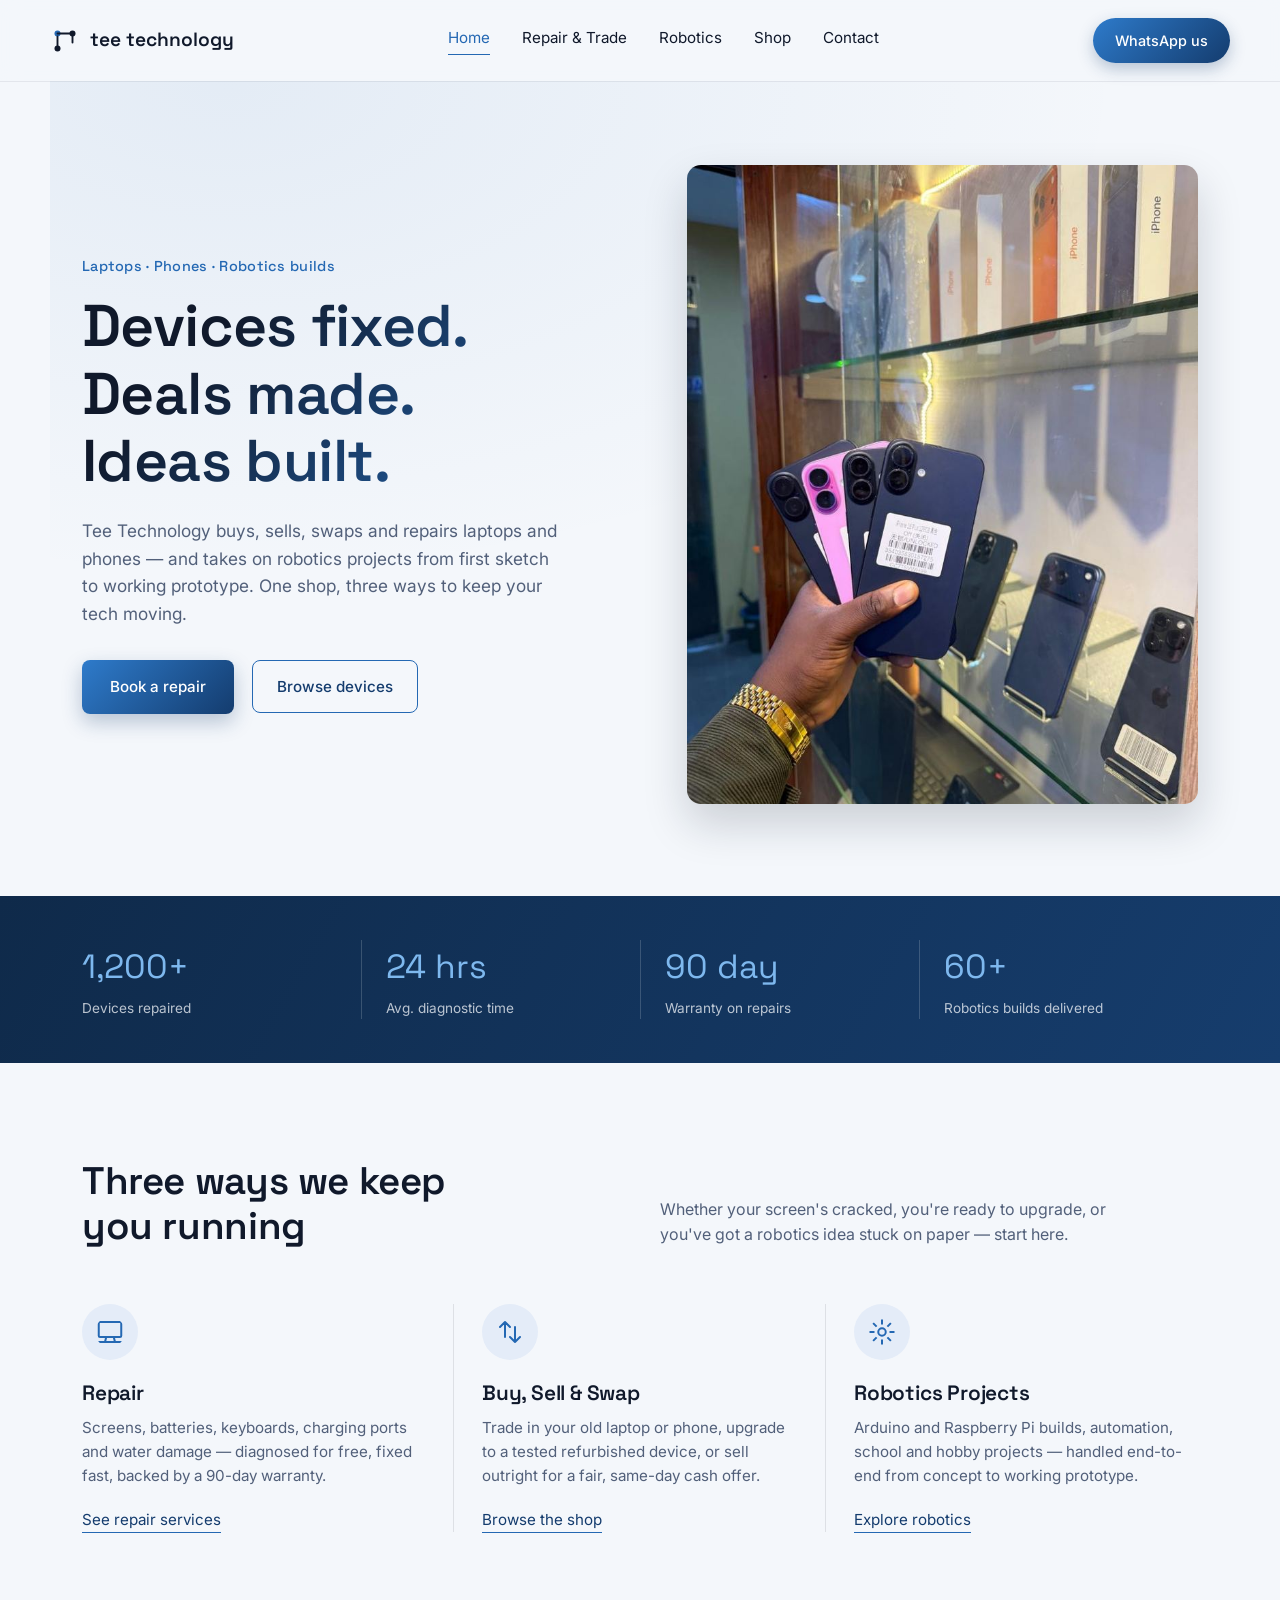
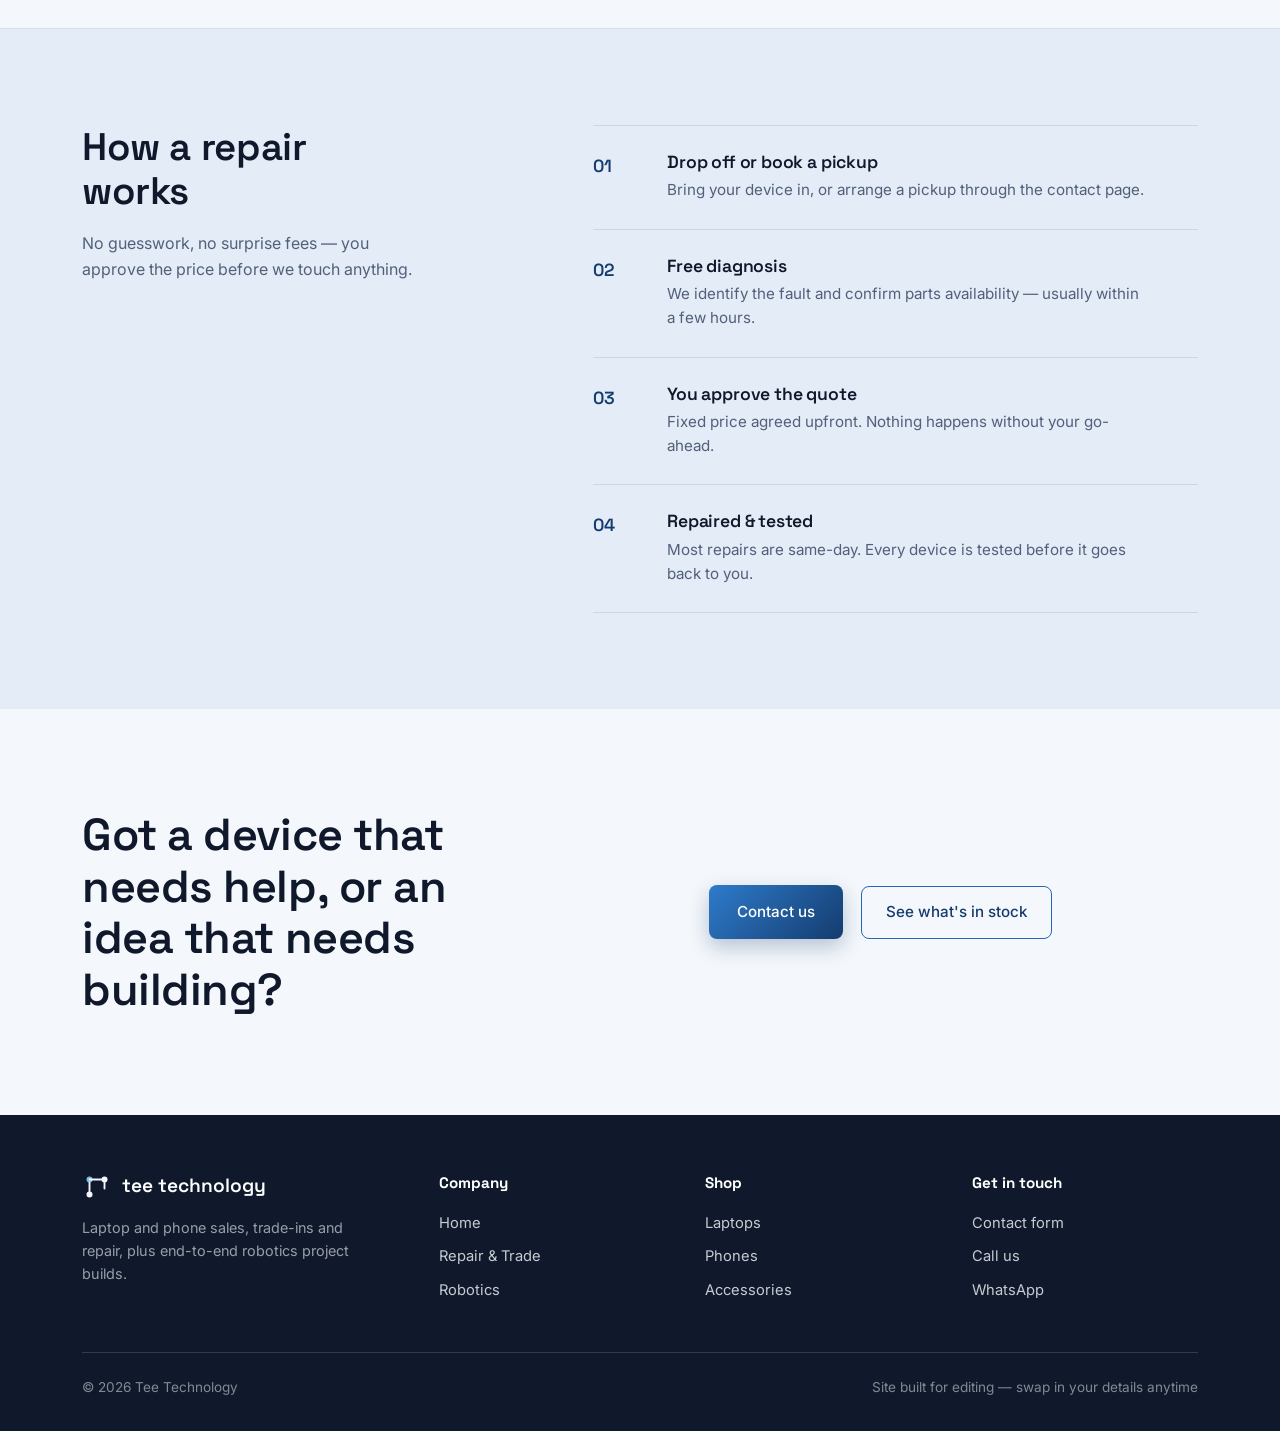
<file: index.html>
<!DOCTYPE html>
<html lang="en">
<head>
<meta charset="UTF-8">
<meta name="viewport" content="width=device-width, initial-scale=1.0">
<title>Tee Technology — Buy, Sell, Swap & Repair Laptops and Phones | Robotics Projects</title>
<meta name="description" content="Tee Technology buys, sells, swaps and repairs laptops and phones, and handles robotics projects from prototype to finished build.">
<link rel="preconnect" href="https://fonts.googleapis.com">
<link href="https://fonts.googleapis.com/css2?family=Space+Grotesk:wght@500;600;700&family=Inter:wght@400;500;600&display=swap" rel="stylesheet">
<link rel="stylesheet" href="styles.css">
</head>
<body>

<header>
  <div class="nav wrap" style="padding-left:0; padding-right:0;">
    <a href="index.html" class="brand">
      <svg viewBox="0 0 40 40" fill="none" xmlns="http://www.w3.org/2000/svg">
        <circle cx="10" cy="10" r="4" fill="#2468B3"/>
        <circle cx="30" cy="10" r="4" fill="#10192B"/>
        <circle cx="10" cy="30" r="4" fill="#10192B"/>
        <path d="M10 14V30M10 10H30M30 10V22" stroke="#10192B" stroke-width="2.5" stroke-linecap="round"/>
      </svg>
      tee technology
    </a>
    <nav class="nav-links">
      <a href="index.html" class="active">Home</a>
      <a href="services.html">Repair &amp; Trade</a>
      <a href="robotics.html">Robotics</a>
      <a href="shop.html">Shop</a>
      <a href="contact.html">Contact</a>
    </nav>
    <a href="https://wa.me/2348165963653" class="nav-cta" target="_blank" rel="noopener">WhatsApp us</a>
    <button class="nav-toggle" aria-label="Toggle menu">
      <svg viewBox="0 0 24 24" fill="none" stroke="currentColor" stroke-width="2"><path d="M3 6h18M3 12h18M3 18h18" stroke-linecap="round"/></svg>
    </button>
  </div>
</header>

<section class="hero wrap">
  <div>
    <p class="eyebrow">Laptops · Phones · Robotics builds</p>
    <h1>Devices fixed. Deals made. Ideas built.</h1>
    <p class="lead">Tee Technology buys, sells, swaps and repairs laptops and phones — and takes on robotics projects from first sketch to working prototype. One shop, three ways to keep your tech moving.</p>
    <div class="hero-actions">
      <a href="services.html" class="btn-primary">Book a repair</a>
      <a href="shop.html" class="btn-outline">Browse devices</a>
    </div>
  </div>
  <div class="hero-photo">
    <img src="images/phone-06-four-iphones-shelf.jpeg" alt="Devices in stock at Tee Technology" loading="eager">
  </div>
</section>

<div class="stat-bar">
  <div class="wrap stat-grid">
    <div class="stat"><div class="num">1,200+</div><div class="label">Devices repaired</div></div>
    <div class="stat"><div class="num">24 hrs</div><div class="label">Avg. diagnostic time</div></div>
    <div class="stat"><div class="num">90 day</div><div class="label">Warranty on repairs</div></div>
    <div class="stat"><div class="num">60+</div><div class="label">Robotics builds delivered</div></div>
  </div>
</div>

<section class="pillars">
  <div class="wrap">
    <div class="section-head">
      <h2>Three ways we keep you running</h2>
      <p>Whether your screen's cracked, you're ready to upgrade, or you've got a robotics idea stuck on paper — start here.</p>
    </div>
    <div class="pillar-grid">
      <div class="pillar">
        <svg class="icon" viewBox="0 0 24 24" fill="none" stroke="currentColor" stroke-width="1.6"><rect x="3" y="4" width="18" height="12" rx="1"/><path d="M2 20h20M8 20l1-4h6l1 4" stroke-linecap="round"/></svg>
        <h3>Repair</h3>
        <p>Screens, batteries, keyboards, charging ports and water damage — diagnosed for free, fixed fast, backed by a 90-day warranty.</p>
        <a href="services.html" class="link-arrow">See repair services</a>
      </div>
      <div class="pillar">
        <svg class="icon" viewBox="0 0 24 24" fill="none" stroke="currentColor" stroke-width="1.6"><path d="M4 8l4-4 4 4M8 4v12M20 16l-4 4-4-4M16 20V8" stroke-linecap="round" stroke-linejoin="round"/></svg>
        <h3>Buy, Sell &amp; Swap</h3>
        <p>Trade in your old laptop or phone, upgrade to a tested refurbished device, or sell outright for a fair, same-day cash offer.</p>
        <a href="shop.html" class="link-arrow">Browse the shop</a>
      </div>
      <div class="pillar">
        <svg class="icon" viewBox="0 0 24 24" fill="none" stroke="currentColor" stroke-width="1.6"><circle cx="12" cy="12" r="3"/><path d="M12 2v4M12 18v4M4.9 4.9l2.8 2.8M16.3 16.3l2.8 2.8M2 12h4M18 12h4M4.9 19.1l2.8-2.8M16.3 7.7l2.8-2.8"/></svg>
        <h3>Robotics Projects</h3>
        <p>Arduino and Raspberry Pi builds, automation, school and hobby projects — handled end-to-end from concept to working prototype.</p>
        <a href="robotics.html" class="link-arrow">Explore robotics</a>
      </div>
    </div>
  </div>
</section>

<section class="process">
  <div class="wrap process-inner">
    <div>
      <h2>How a repair works</h2>
      <p class="process-note">No guesswork, no surprise fees — you approve the price before we touch anything.</p>
    </div>
    <div class="steps">
      <div class="step"><p class="num">01</p><div><h3>Drop off or book a pickup</h3><p>Bring your device in, or arrange a pickup through the contact page.</p></div></div>
      <div class="step"><p class="num">02</p><div><h3>Free diagnosis</h3><p>We identify the fault and confirm parts availability — usually within a few hours.</p></div></div>
      <div class="step"><p class="num">03</p><div><h3>You approve the quote</h3><p>Fixed price agreed upfront. Nothing happens without your go-ahead.</p></div></div>
      <div class="step"><p class="num">04</p><div><h3>Repaired &amp; tested</h3><p>Most repairs are same-day. Every device is tested before it goes back to you.</p></div></div>
    </div>
  </div>
</section>

<section class="cta-band">
  <div class="wrap cta-inner">
    <h2>Got a device that needs help, or an idea that needs building?</h2>
    <div class="hero-actions" style="margin-top:0;">
      <a href="contact.html" class="btn-primary">Contact us</a>
      <a href="shop.html" class="btn-outline">See what's in stock</a>
    </div>
  </div>
</section>

<footer>
  <div class="wrap">
    <div class="footer-grid">
      <div class="footer-brand">
        <a href="index.html" class="brand">
          <svg viewBox="0 0 40 40" fill="none" xmlns="http://www.w3.org/2000/svg">
            <circle cx="10" cy="10" r="4" fill="#7EB8EE"/><circle cx="30" cy="10" r="4" fill="#F4F7FB"/><circle cx="10" cy="30" r="4" fill="#F4F7FB"/>
            <path d="M10 14V30M10 10H30M30 10V22" stroke="#F4F7FB" stroke-width="2.5" stroke-linecap="round"/>
          </svg>
          tee technology
        </a>
        <p>Laptop and phone sales, trade-ins and repair, plus end-to-end robotics project builds.</p>
      </div>
      <div>
        <h4>Company</h4>
        <ul>
          <li><a href="index.html">Home</a></li>
          <li><a href="services.html">Repair &amp; Trade</a></li>
          <li><a href="robotics.html">Robotics</a></li>
        </ul>
      </div>
      <div>
        <h4>Shop</h4>
        <ul>
          <li><a href="shop.html">Laptops</a></li>
          <li><a href="shop.html">Phones</a></li>
          <li><a href="shop.html">Accessories</a></li>
        </ul>
      </div>
      <div>
        <h4>Get in touch</h4>
        <ul>
          <li><a href="contact.html">Contact form</a></li>
          <li><a href="tel:+2348088645934">Call us</a></li>
          <li><a href="https://wa.me/2348165963653" target="_blank" rel="noopener">WhatsApp</a></li>
        </ul>
      </div>
    </div>
    <div class="footer-bottom">
      <span>© 2026 Tee Technology</span>
      <span>Site built for editing — swap in your details anytime</span>
    </div>
  </div>
</footer>

<script src="script.js"></script>
</body>
</html>
</file>
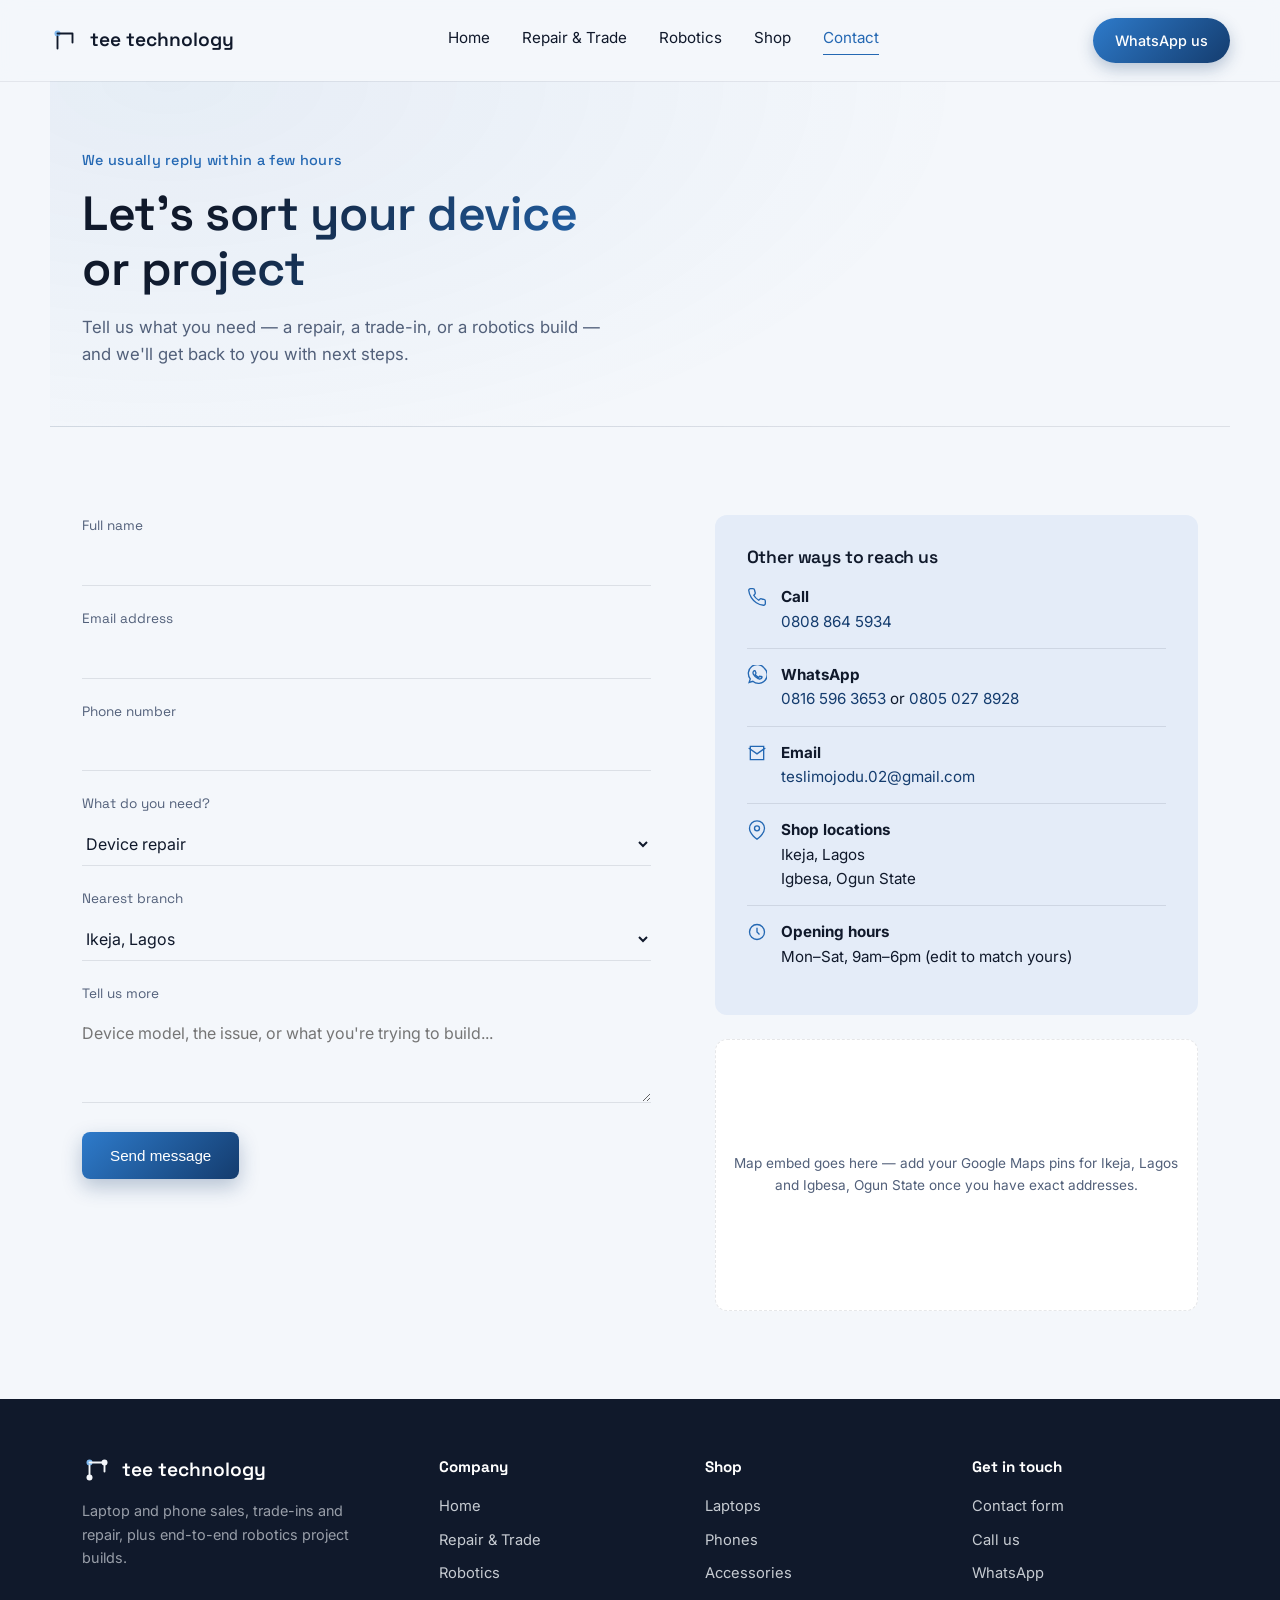
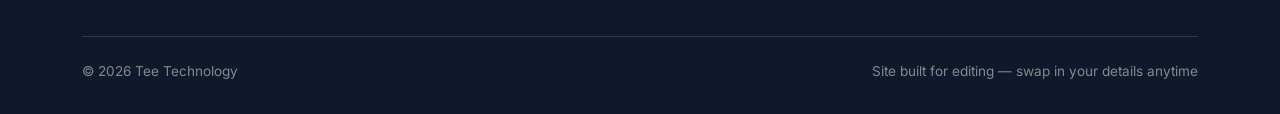
<file: contact.html>
<!DOCTYPE html>
<html lang="en">
<head>
<meta charset="UTF-8">
<meta name="viewport" content="width=device-width, initial-scale=1.0">
<title>Contact — Tee Technology</title>
<meta name="description" content="Get in touch with Tee Technology for repairs, trade-ins or robotics projects.">
<link rel="preconnect" href="https://fonts.googleapis.com">
<link href="https://fonts.googleapis.com/css2?family=Space+Grotesk:wght@500;600;700&family=Inter:wght@400;500;600&display=swap" rel="stylesheet">
<link rel="stylesheet" href="styles.css">
</head>
<body>

<header>
  <div class="nav wrap" style="padding-left:0; padding-right:0;">
    <a href="index.html" class="brand">
      <svg viewBox="0 0 40 40" fill="none" xmlns="http://www.w3.org/2000/svg">
        <circle cx="10" cy="10" r="4" fill="#7EB8EE"/><circle cx="30" cy="10" r="4" fill="#F4F7FB"/><circle cx="10" cy="30" r="4" fill="#F4F7FB"/>
        <path d="M10 14V30M10 10H30M30 10V22" stroke="#10192B" stroke-width="2.5" stroke-linecap="round"/>
      </svg>
      tee technology
    </a>
    <nav class="nav-links">
      <a href="index.html">Home</a>
      <a href="services.html">Repair &amp; Trade</a>
      <a href="robotics.html">Robotics</a>
      <a href="shop.html">Shop</a>
      <a href="contact.html" class="active">Contact</a>
    </nav>
    <a href="https://wa.me/2348165963653" class="nav-cta" target="_blank" rel="noopener">WhatsApp us</a>
    <button class="nav-toggle" aria-label="Toggle menu">
      <svg viewBox="0 0 24 24" fill="none" stroke="currentColor" stroke-width="2"><path d="M3 6h18M3 12h18M3 18h18" stroke-linecap="round"/></svg>
    </button>
  </div>
</header>

<section class="page-header wrap">
  <p class="eyebrow">We usually reply within a few hours</p>
  <h1>Let's sort your device or project</h1>
  <p class="lead">Tell us what you need — a repair, a trade-in, or a robotics build — and we'll get back to you with next steps.</p>
</section>

<section class="contact-grid wrap">
  <form data-noop>
    <div class="field">
      <label for="name">Full name</label>
      <input type="text" id="name" name="name" required>
    </div>
    <div class="field">
      <label for="email">Email address</label>
      <input type="email" id="email" name="email" required>
    </div>
    <div class="field">
      <label for="phone">Phone number</label>
      <input type="tel" id="phone" name="phone">
    </div>
    <div class="field">
      <label for="reason">What do you need?</label>
      <select id="reason" name="reason">
        <option>Device repair</option>
        <option>Sell or trade in a device</option>
        <option>Buy a device from the shop</option>
        <option>Robotics project</option>
        <option>Something else</option>
      </select>
    </div>
    <div class="field">
      <label for="branch">Nearest branch</label>
      <select id="branch" name="branch">
        <option>Ikeja, Lagos</option>
        <option>Igbesa, Ogun State</option>
      </select>
    </div>
    <div class="field">
      <label for="message">Tell us more</label>
      <textarea id="message" name="message" placeholder="Device model, the issue, or what you're trying to build..."></textarea>
    </div>
    <button type="submit" class="btn-primary" style="border:none; cursor:pointer;">Send message</button>
  </form>

  <div>
    <div class="info-panel">
      <h3>Other ways to reach us</h3>
      <div class="info-row">
        <svg class="icon" viewBox="0 0 24 24" fill="none" stroke="currentColor" stroke-width="1.6"><path d="M22 16.92v3a2 2 0 01-2.18 2 19.79 19.79 0 01-8.63-3.07 19.5 19.5 0 01-6-6 19.79 19.79 0 01-3.07-8.67A2 2 0 014.11 2h3a2 2 0 012 1.72c.127.96.361 1.903.7 2.81a2 2 0 01-.45 2.11L8.09 9.91a16 16 0 006 6l1.27-1.27a2 2 0 012.11-.45c.907.339 1.85.573 2.81.7A2 2 0 0122 16.92z"/></svg>
        <div><strong>Call</strong><br><a href="tel:+2348088645934">0808 864 5934</a></div>
      </div>
      <div class="info-row">
        <svg class="icon" viewBox="0 0 24 24" fill="none" stroke="currentColor" stroke-width="1.6"><path d="M17.5 14.4c-.3-.1-1.6-.8-1.9-.9-.2-.1-.4-.1-.6.1-.2.3-.7.9-.8 1-.2.2-.3.2-.5.1-.3-.1-1.2-.4-2.2-1.4-.8-.7-1.4-1.6-1.5-1.9-.2-.3 0-.4.1-.6l.4-.5c.1-.2.2-.3.2-.5.1-.2 0-.4 0-.5-.1-.1-.6-1.5-.8-2-.2-.5-.4-.4-.6-.4h-.5c-.2 0-.5.1-.7.3-.2.3-.9.9-.9 2.1 0 1.3.9 2.5 1.1 2.7.1.2 1.9 2.9 4.6 4 .6.3 1.1.4 1.5.6.6.2 1.2.2 1.6.1.5-.1 1.6-.6 1.8-1.3.2-.6.2-1.2.2-1.3-.1-.1-.3-.2-.5-.3z"/><path d="M20.5 3.5A10 10 0 003.9 16.6L2.5 21l4.5-1.4A10 10 0 1020.5 3.5z"/></svg>
        <div><strong>WhatsApp</strong><br><a href="https://wa.me/2348165963653" target="_blank" rel="noopener">0816 596 3653</a> or <a href="https://wa.me/2348050278928" target="_blank" rel="noopener">0805 027 8928</a></div>
      </div>
      <div class="info-row">
        <svg class="icon" viewBox="0 0 24 24" fill="none" stroke="currentColor" stroke-width="1.6"><path d="M4 4h16v16H4z"/><path d="M22 6l-10 7L2 6"/></svg>
        <div><strong>Email</strong><br><a href="mailto:teslimojodu.02@gmail.com">teslimojodu.02@gmail.com</a></div>
      </div>
      <div class="info-row">
        <svg class="icon" viewBox="0 0 24 24" fill="none" stroke="currentColor" stroke-width="1.6"><path d="M21 10c0 7-9 13-9 13s-9-6-9-13a9 9 0 0118 0z"/><circle cx="12" cy="10" r="3"/></svg>
        <div><strong>Shop locations</strong><br>Ikeja, Lagos<br>Igbesa, Ogun State</div>
      </div>
      <div class="info-row">
        <svg class="icon" viewBox="0 0 24 24" fill="none" stroke="currentColor" stroke-width="1.6"><circle cx="12" cy="12" r="9"/><path d="M12 7v5l3 3"/></svg>
        <div><strong>Opening hours</strong><br>Mon–Sat, 9am–6pm (edit to match yours)</div>
      </div>
    </div>
    <div class="map-box">Map embed goes here — add your Google Maps pins for Ikeja, Lagos and Igbesa, Ogun State once you have exact addresses.</div>
  </div>
</section>

<footer>
  <div class="wrap">
    <div class="footer-grid">
      <div class="footer-brand">
        <a href="index.html" class="brand">
          <svg viewBox="0 0 40 40" fill="none" xmlns="http://www.w3.org/2000/svg">
            <circle cx="10" cy="10" r="4" fill="#7EB8EE"/><circle cx="30" cy="10" r="4" fill="#F4F7FB"/><circle cx="10" cy="30" r="4" fill="#F4F7FB"/>
            <path d="M10 14V30M10 10H30M30 10V22" stroke="#F4F7FB" stroke-width="2.5" stroke-linecap="round"/>
          </svg>
          tee technology
        </a>
        <p>Laptop and phone sales, trade-ins and repair, plus end-to-end robotics project builds.</p>
      </div>
      <div>
        <h4>Company</h4>
        <ul><li><a href="index.html">Home</a></li><li><a href="services.html">Repair &amp; Trade</a></li><li><a href="robotics.html">Robotics</a></li></ul>
      </div>
      <div>
        <h4>Shop</h4>
        <ul><li><a href="shop.html">Laptops</a></li><li><a href="shop.html">Phones</a></li><li><a href="shop.html">Accessories</a></li></ul>
      </div>
      <div>
        <h4>Get in touch</h4>
        <ul><li><a href="contact.html">Contact form</a></li><li><a href="tel:+2348088645934">Call us</a></li><li><a href="https://wa.me/2348165963653" target="_blank" rel="noopener">WhatsApp</a></li></ul>
      </div>
    </div>
    <div class="footer-bottom">
      <span>© 2026 Tee Technology</span>
      <span>Site built for editing — swap in your details anytime</span>
    </div>
  </div>
</footer>

<script src="script.js"></script>
</body>
</html>
</file>
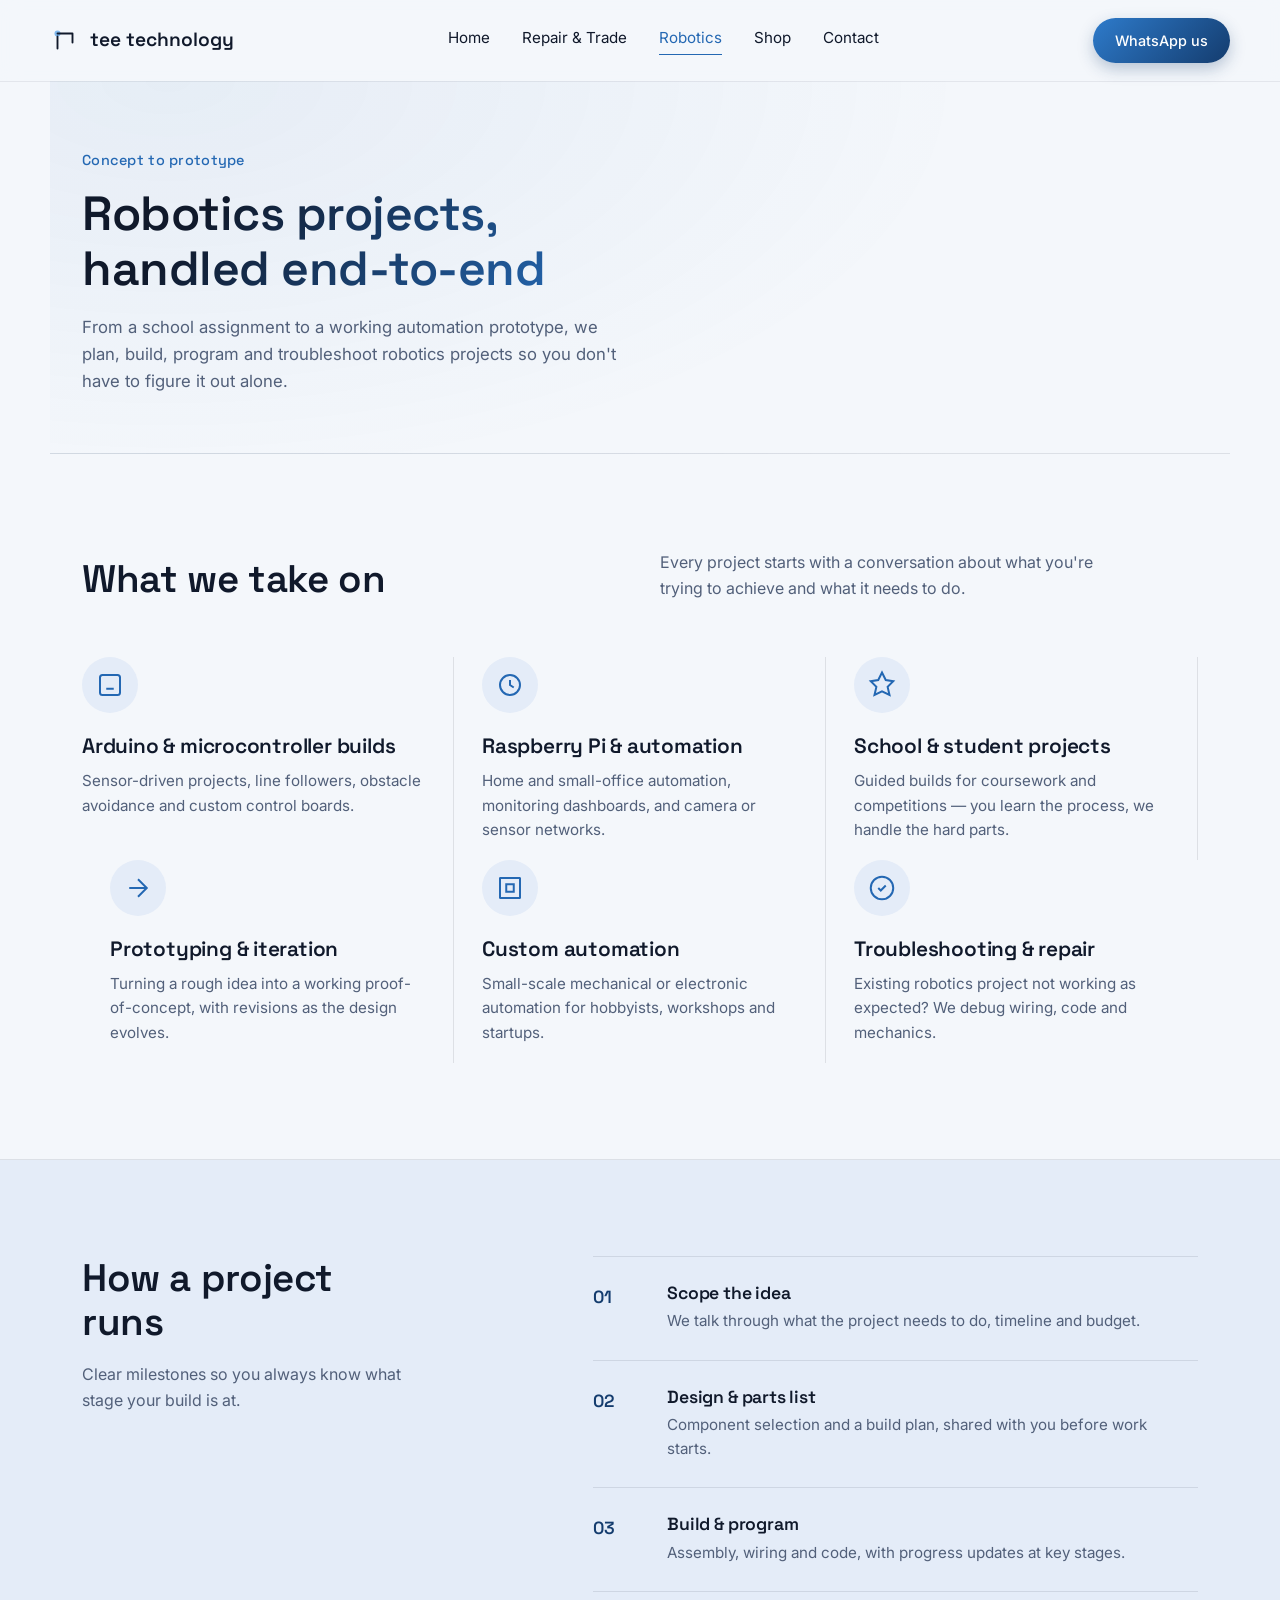
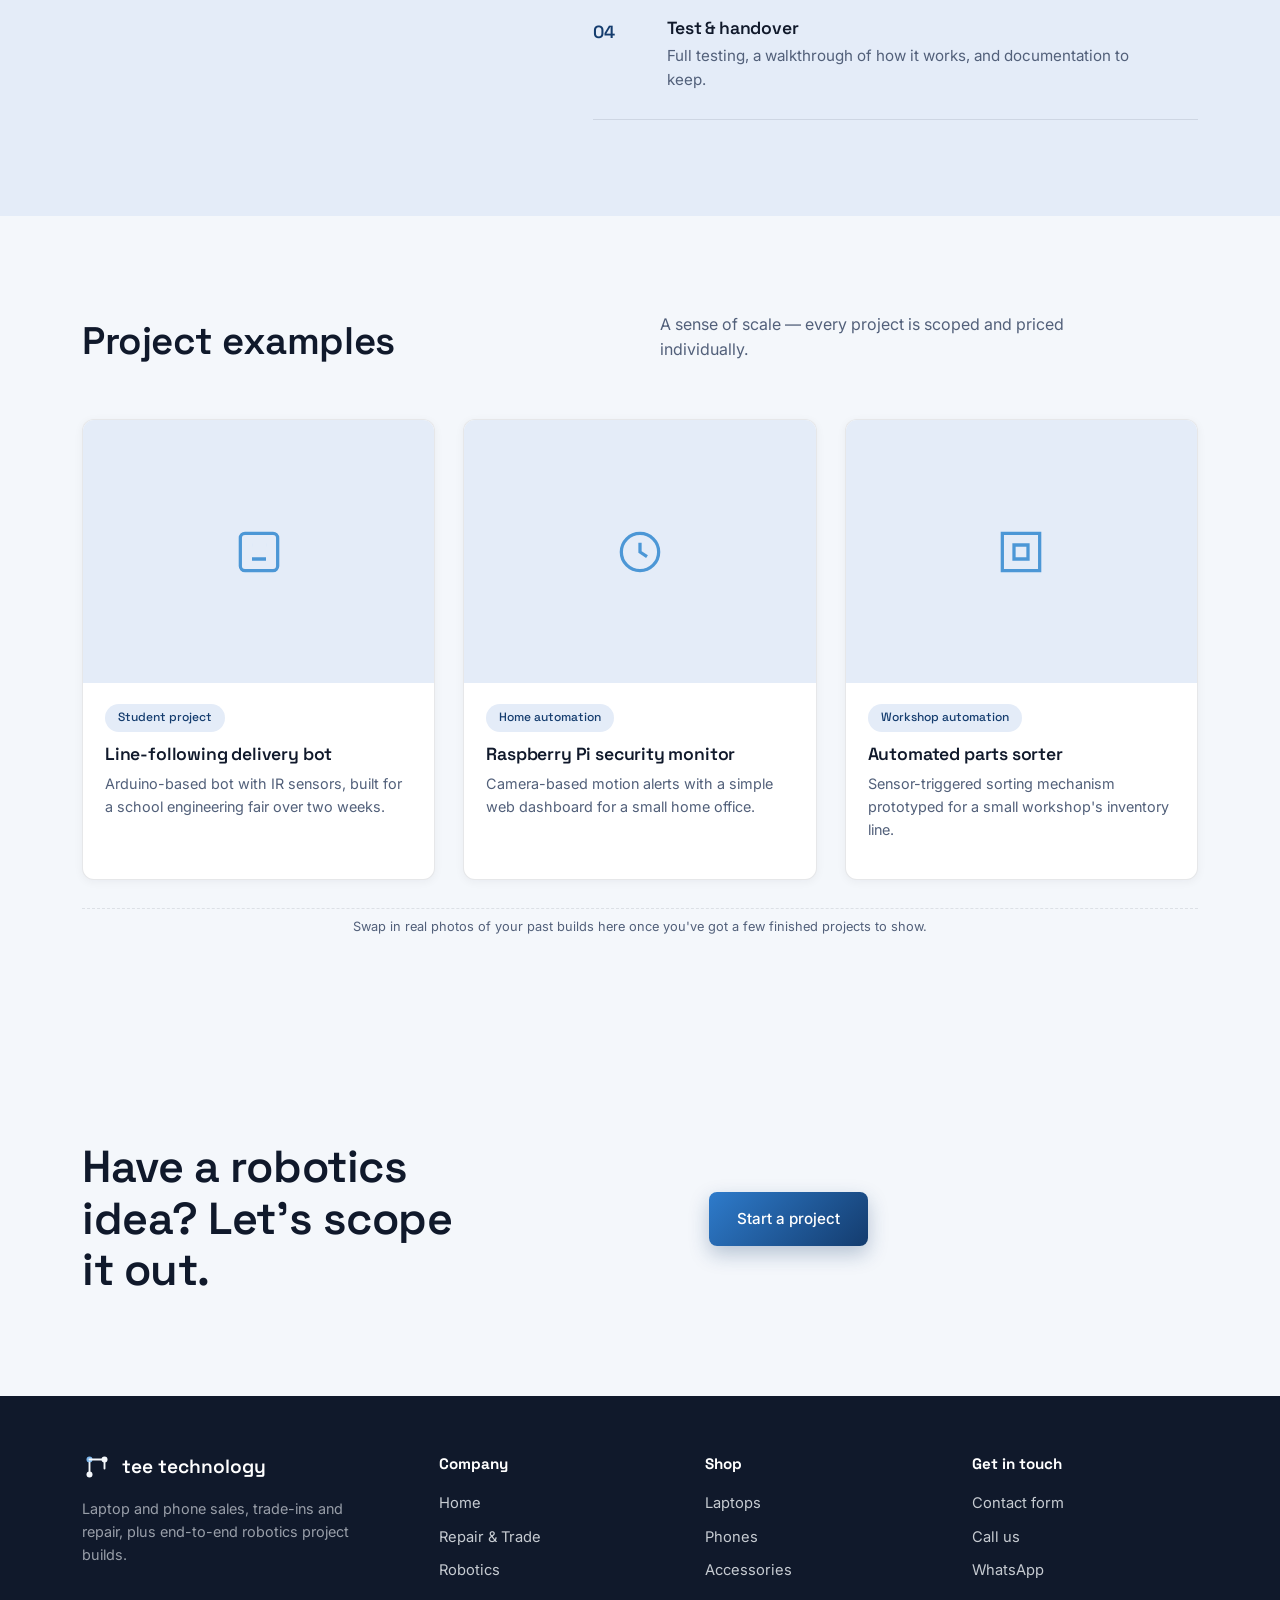
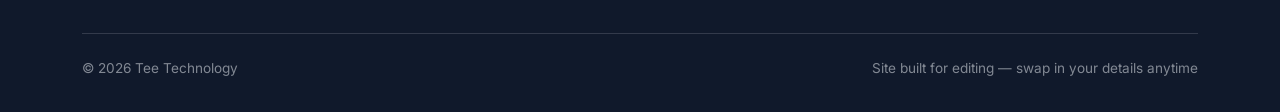
<file: robotics.html>
<!DOCTYPE html>
<html lang="en">
<head>
<meta charset="UTF-8">
<meta name="viewport" content="width=device-width, initial-scale=1.0">
<title>Robotics Project Handling — Tee Technology</title>
<meta name="description" content="End-to-end robotics project builds — Arduino, Raspberry Pi, automation, school and hobby projects — from Tee Technology.">
<link rel="preconnect" href="https://fonts.googleapis.com">
<link href="https://fonts.googleapis.com/css2?family=Space+Grotesk:wght@500;600;700&family=Inter:wght@400;500;600&display=swap" rel="stylesheet">
<link rel="stylesheet" href="styles.css">
</head>
<body>

<header>
  <div class="nav wrap" style="padding-left:0; padding-right:0;">
    <a href="index.html" class="brand">
      <svg viewBox="0 0 40 40" fill="none" xmlns="http://www.w3.org/2000/svg">
        <circle cx="10" cy="10" r="4" fill="#7EB8EE"/><circle cx="30" cy="10" r="4" fill="#F4F7FB"/><circle cx="10" cy="30" r="4" fill="#F4F7FB"/>
        <path d="M10 14V30M10 10H30M30 10V22" stroke="#10192B" stroke-width="2.5" stroke-linecap="round"/>
      </svg>
      tee technology
    </a>
    <nav class="nav-links">
      <a href="index.html">Home</a>
      <a href="services.html">Repair &amp; Trade</a>
      <a href="robotics.html" class="active">Robotics</a>
      <a href="shop.html">Shop</a>
      <a href="contact.html">Contact</a>
    </nav>
    <a href="https://wa.me/2348165963653" class="nav-cta" target="_blank" rel="noopener">WhatsApp us</a>
    <button class="nav-toggle" aria-label="Toggle menu">
      <svg viewBox="0 0 24 24" fill="none" stroke="currentColor" stroke-width="2"><path d="M3 6h18M3 12h18M3 18h18" stroke-linecap="round"/></svg>
    </button>
  </div>
</header>

<section class="page-header wrap">
  <p class="eyebrow">Concept to prototype</p>
  <h1>Robotics projects, handled end-to-end</h1>
  <p class="lead">From a school assignment to a working automation prototype, we plan, build, program and troubleshoot robotics projects so you don't have to figure it out alone.</p>
</section>

<section class="pillars">
  <div class="wrap">
    <div class="section-head">
      <h2>What we take on</h2>
      <p>Every project starts with a conversation about what you're trying to achieve and what it needs to do.</p>
    </div>
    <div class="pillar-grid">
      <div class="pillar">
        <svg class="icon" viewBox="0 0 24 24" fill="none" stroke="currentColor" stroke-width="1.6"><rect x="4" y="4" width="16" height="16" rx="2"/><path d="M9 9h.01M15 9h.01M9 15h6"/></svg>
        <h3>Arduino &amp; microcontroller builds</h3>
        <p>Sensor-driven projects, line followers, obstacle avoidance and custom control boards.</p>
      </div>
      <div class="pillar">
        <svg class="icon" viewBox="0 0 24 24" fill="none" stroke="currentColor" stroke-width="1.6"><circle cx="12" cy="12" r="8"/><path d="M12 8v4l3 2"/></svg>
        <h3>Raspberry Pi &amp; automation</h3>
        <p>Home and small-office automation, monitoring dashboards, and camera or sensor networks.</p>
      </div>
      <div class="pillar">
        <svg class="icon" viewBox="0 0 24 24" fill="none" stroke="currentColor" stroke-width="1.6"><path d="M12 2l3 6 6 1-4.5 4.5L18 20l-6-3-6 3 1.5-6.5L3 9l6-1z"/></svg>
        <h3>School &amp; student projects</h3>
        <p>Guided builds for coursework and competitions — you learn the process, we handle the hard parts.</p>
      </div>
      <div class="pillar">
        <svg class="icon" viewBox="0 0 24 24" fill="none" stroke="currentColor" stroke-width="1.6"><path d="M5 12h14M12 5l7 7-7 7"/></svg>
        <h3>Prototyping &amp; iteration</h3>
        <p>Turning a rough idea into a working proof-of-concept, with revisions as the design evolves.</p>
      </div>
      <div class="pillar">
        <svg class="icon" viewBox="0 0 24 24" fill="none" stroke="currentColor" stroke-width="1.6"><path d="M4 4h16v16H4z"/><path d="M9 9h6v6H9z"/></svg>
        <h3>Custom automation</h3>
        <p>Small-scale mechanical or electronic automation for hobbyists, workshops and startups.</p>
      </div>
      <div class="pillar">
        <svg class="icon" viewBox="0 0 24 24" fill="none" stroke="currentColor" stroke-width="1.6"><path d="M12 3a9 9 0 100 18 9 9 0 000-18z"/><path d="M9 12l2 2 4-4"/></svg>
        <h3>Troubleshooting &amp; repair</h3>
        <p>Existing robotics project not working as expected? We debug wiring, code and mechanics.</p>
      </div>
    </div>
  </div>
</section>

<section class="process">
  <div class="wrap process-inner">
    <div>
      <h2>How a project runs</h2>
      <p class="process-note">Clear milestones so you always know what stage your build is at.</p>
    </div>
    <div class="steps">
      <div class="step"><p class="num">01</p><div><h3>Scope the idea</h3><p>We talk through what the project needs to do, timeline and budget.</p></div></div>
      <div class="step"><p class="num">02</p><div><h3>Design &amp; parts list</h3><p>Component selection and a build plan, shared with you before work starts.</p></div></div>
      <div class="step"><p class="num">03</p><div><h3>Build &amp; program</h3><p>Assembly, wiring and code, with progress updates at key stages.</p></div></div>
      <div class="step"><p class="num">04</p><div><h3>Test &amp; handover</h3><p>Full testing, a walkthrough of how it works, and documentation to keep.</p></div></div>
    </div>
  </div>
</section>

<section class="pillars" style="border-bottom:none;">
  <div class="wrap">
    <div class="section-head">
      <h2>Project examples</h2>
      <p>A sense of scale — every project is scoped and priced individually.</p>
    </div>
    <div class="card-grid">
      <div class="card">
        <div class="card-media"><svg viewBox="0 0 24 24" fill="none" stroke="currentColor" stroke-width="1.4"><rect x="4" y="4" width="16" height="16" rx="2"/><path d="M9 9h.01M15 9h.01M9 15h6"/></svg></div>
        <div class="card-body">
          <span class="card-tag">Student project</span>
          <h3>Line-following delivery bot</h3>
          <p>Arduino-based bot with IR sensors, built for a school engineering fair over two weeks.</p>
        </div>
      </div>
      <div class="card">
        <div class="card-media"><svg viewBox="0 0 24 24" fill="none" stroke="currentColor" stroke-width="1.4"><circle cx="12" cy="12" r="8"/><path d="M12 8v4l3 2"/></svg></div>
        <div class="card-body">
          <span class="card-tag">Home automation</span>
          <h3>Raspberry Pi security monitor</h3>
          <p>Camera-based motion alerts with a simple web dashboard for a small home office.</p>
        </div>
      </div>
      <div class="card">
        <div class="card-media"><svg viewBox="0 0 24 24" fill="none" stroke="currentColor" stroke-width="1.4"><path d="M4 4h16v16H4z"/><path d="M9 9h6v6H9z"/></svg></div>
        <div class="card-body">
          <span class="card-tag">Workshop automation</span>
          <h3>Automated parts sorter</h3>
          <p>Sensor-triggered sorting mechanism prototyped for a small workshop's inventory line.</p>
        </div>
      </div>
      <div class="photo-note" style="grid-column: 1 / -1;">Swap in real photos of your past builds here once you've got a few finished projects to show.</div>
    </div>
  </div>
</section>

<section class="cta-band">
  <div class="wrap cta-inner">
    <h2>Have a robotics idea? Let's scope it out.</h2>
    <div class="hero-actions" style="margin-top:0;">
      <a href="contact.html" class="btn-primary">Start a project</a>
    </div>
  </div>
</section>

<footer>
  <div class="wrap">
    <div class="footer-grid">
      <div class="footer-brand">
        <a href="index.html" class="brand">
          <svg viewBox="0 0 40 40" fill="none" xmlns="http://www.w3.org/2000/svg">
            <circle cx="10" cy="10" r="4" fill="#7EB8EE"/><circle cx="30" cy="10" r="4" fill="#F4F7FB"/><circle cx="10" cy="30" r="4" fill="#F4F7FB"/>
            <path d="M10 14V30M10 10H30M30 10V22" stroke="#F4F7FB" stroke-width="2.5" stroke-linecap="round"/>
          </svg>
          tee technology
        </a>
        <p>Laptop and phone sales, trade-ins and repair, plus end-to-end robotics project builds.</p>
      </div>
      <div>
        <h4>Company</h4>
        <ul><li><a href="index.html">Home</a></li><li><a href="services.html">Repair &amp; Trade</a></li><li><a href="robotics.html">Robotics</a></li></ul>
      </div>
      <div>
        <h4>Shop</h4>
        <ul><li><a href="shop.html">Laptops</a></li><li><a href="shop.html">Phones</a></li><li><a href="shop.html">Accessories</a></li></ul>
      </div>
      <div>
        <h4>Get in touch</h4>
        <ul><li><a href="contact.html">Contact form</a></li><li><a href="tel:+2348088645934">Call us</a></li><li><a href="https://wa.me/2348165963653" target="_blank" rel="noopener">WhatsApp</a></li></ul>
      </div>
    </div>
    <div class="footer-bottom">
      <span>© 2026 Tee Technology</span>
      <span>Site built for editing — swap in your details anytime</span>
    </div>
  </div>
</footer>

<script src="script.js"></script>
</body>
</html>
</file>
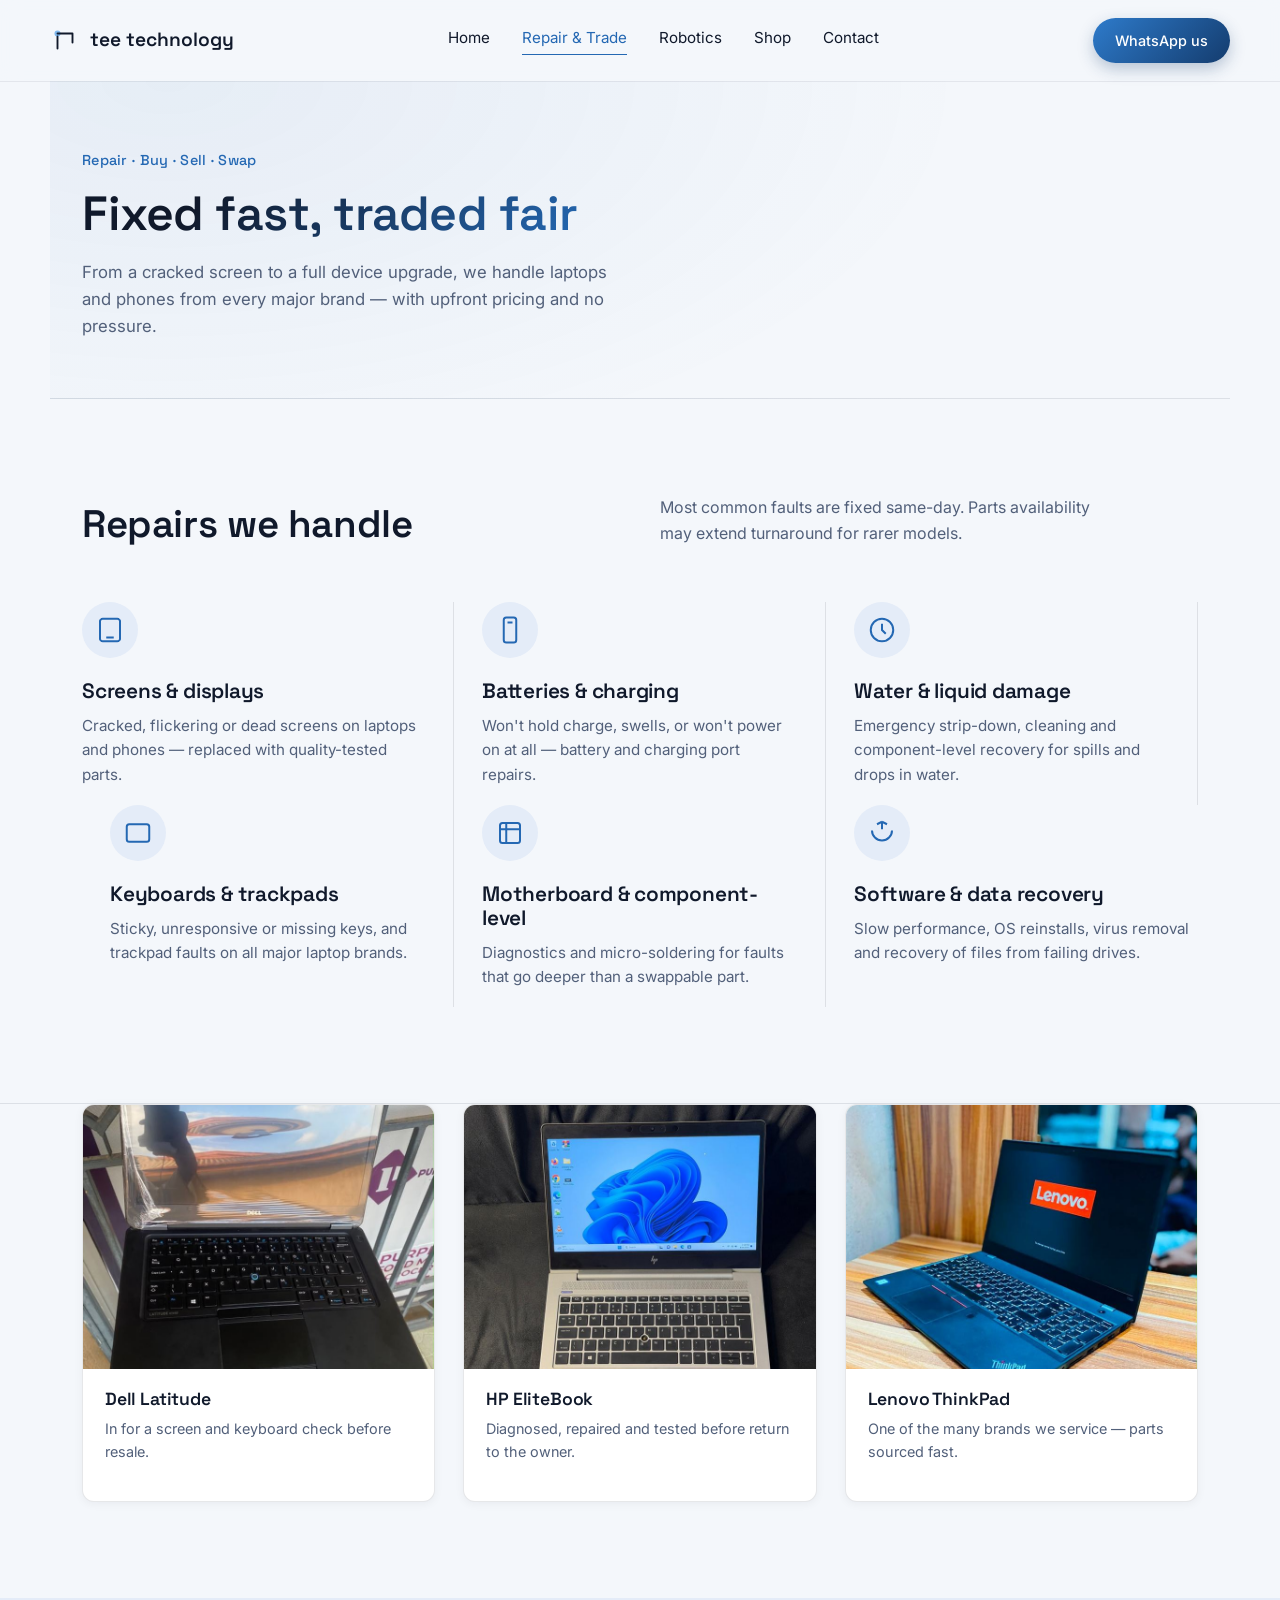
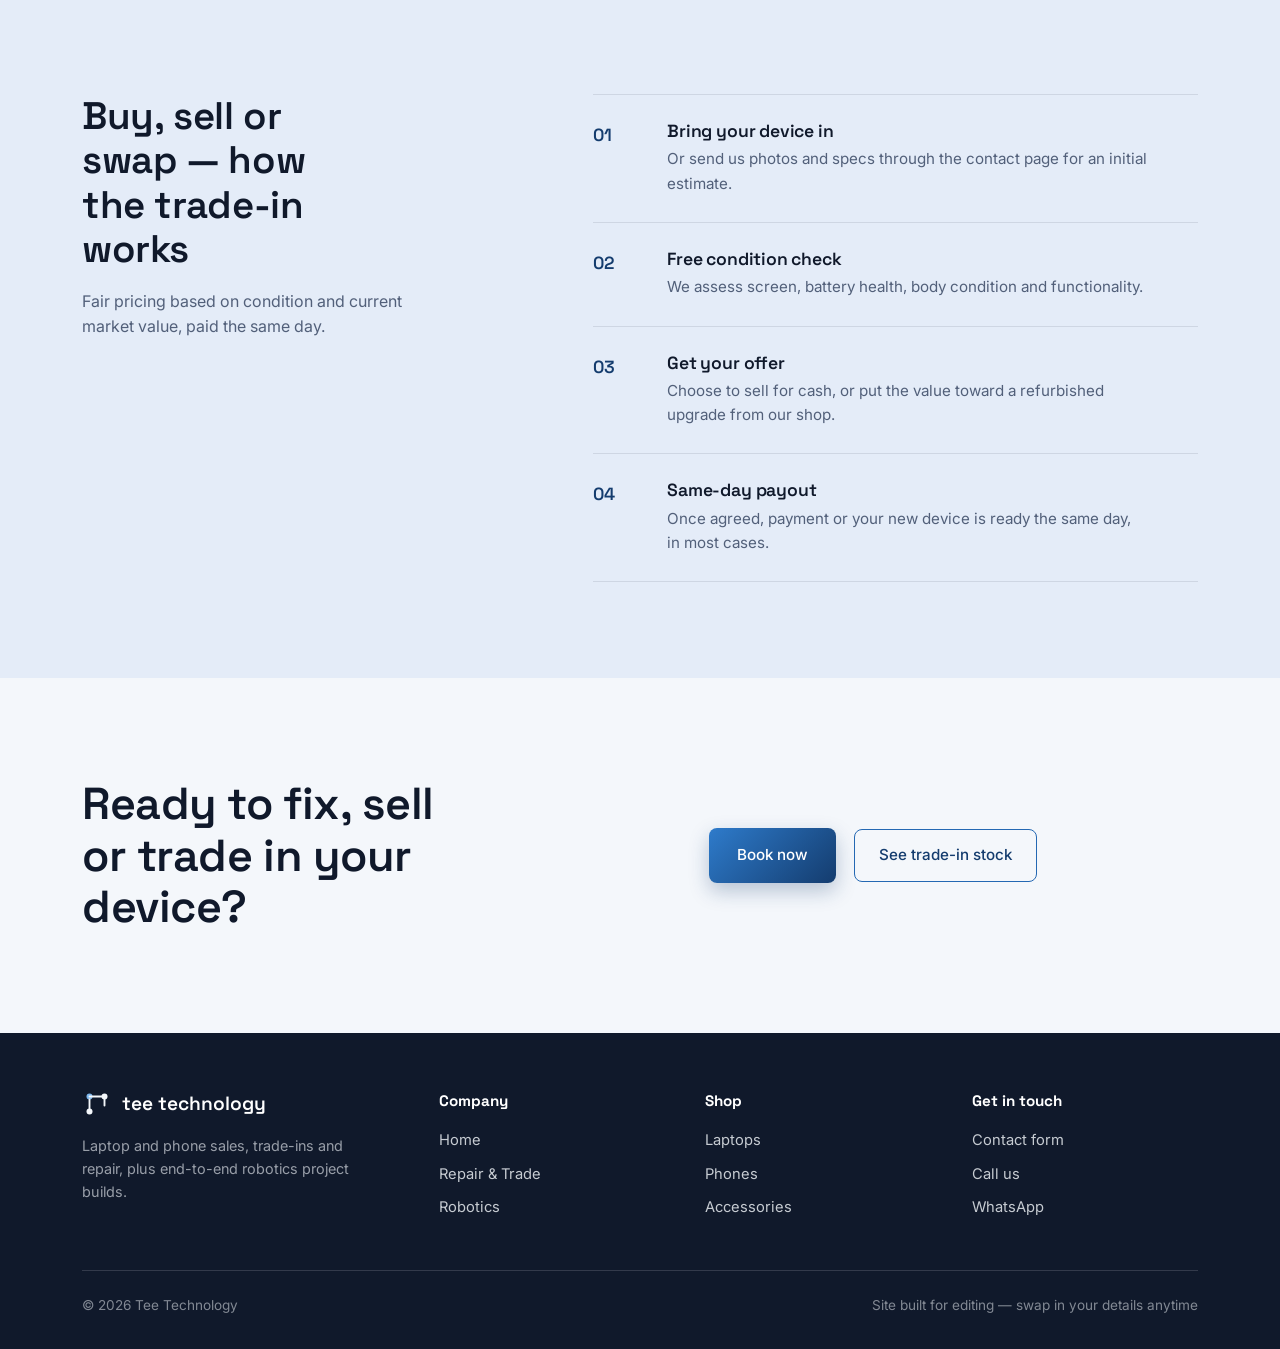
<file: services.html>
<!DOCTYPE html>
<html lang="en">
<head>
<meta charset="UTF-8">
<meta name="viewport" content="width=device-width, initial-scale=1.0">
<title>Repair, Buy, Sell & Swap — Tee Technology</title>
<meta name="description" content="Laptop and phone repair, trade-ins and fair-price buybacks at Tee Technology.">
<link rel="preconnect" href="https://fonts.googleapis.com">
<link href="https://fonts.googleapis.com/css2?family=Space+Grotesk:wght@500;600;700&family=Inter:wght@400;500;600&display=swap" rel="stylesheet">
<link rel="stylesheet" href="styles.css">
</head>
<body>

<header>
  <div class="nav wrap" style="padding-left:0; padding-right:0;">
    <a href="index.html" class="brand">
      <svg viewBox="0 0 40 40" fill="none" xmlns="http://www.w3.org/2000/svg">
        <circle cx="10" cy="10" r="4" fill="#7EB8EE"/><circle cx="30" cy="10" r="4" fill="#F4F7FB"/><circle cx="10" cy="30" r="4" fill="#F4F7FB"/>
        <path d="M10 14V30M10 10H30M30 10V22" stroke="#10192B" stroke-width="2.5" stroke-linecap="round"/>
      </svg>
      tee technology
    </a>
    <nav class="nav-links">
      <a href="index.html">Home</a>
      <a href="services.html" class="active">Repair &amp; Trade</a>
      <a href="robotics.html">Robotics</a>
      <a href="shop.html">Shop</a>
      <a href="contact.html">Contact</a>
    </nav>
    <a href="https://wa.me/2348165963653" class="nav-cta" target="_blank" rel="noopener">WhatsApp us</a>
    <button class="nav-toggle" aria-label="Toggle menu">
      <svg viewBox="0 0 24 24" fill="none" stroke="currentColor" stroke-width="2"><path d="M3 6h18M3 12h18M3 18h18" stroke-linecap="round"/></svg>
    </button>
  </div>
</header>

<section class="page-header wrap">
  <p class="eyebrow">Repair · Buy · Sell · Swap</p>
  <h1>Fixed fast, traded fair</h1>
  <p class="lead">From a cracked screen to a full device upgrade, we handle laptops and phones from every major brand — with upfront pricing and no pressure.</p>
</section>

<section class="pillars">
  <div class="wrap">
    <div class="section-head">
      <h2>Repairs we handle</h2>
      <p>Most common faults are fixed same-day. Parts availability may extend turnaround for rarer models.</p>
    </div>
    <div class="pillar-grid">
      <div class="pillar">
        <svg class="icon" viewBox="0 0 24 24" fill="none" stroke="currentColor" stroke-width="1.6"><rect x="4" y="3" width="16" height="18" rx="2"/><path d="M9 18h6"/></svg>
        <h3>Screens &amp; displays</h3>
        <p>Cracked, flickering or dead screens on laptops and phones — replaced with quality-tested parts.</p>
      </div>
      <div class="pillar">
        <svg class="icon" viewBox="0 0 24 24" fill="none" stroke="currentColor" stroke-width="1.6"><rect x="7" y="2" width="10" height="20" rx="2"/><path d="M10 6h4"/></svg>
        <h3>Batteries &amp; charging</h3>
        <p>Won't hold charge, swells, or won't power on at all — battery and charging port repairs.</p>
      </div>
      <div class="pillar">
        <svg class="icon" viewBox="0 0 24 24" fill="none" stroke="currentColor" stroke-width="1.6"><path d="M3 12a9 9 0 1018 0 9 9 0 00-18 0z"/><path d="M12 7v5l3 3"/></svg>
        <h3>Water &amp; liquid damage</h3>
        <p>Emergency strip-down, cleaning and component-level recovery for spills and drops in water.</p>
      </div>
      <div class="pillar">
        <svg class="icon" viewBox="0 0 24 24" fill="none" stroke="currentColor" stroke-width="1.6"><rect x="3" y="5" width="18" height="14" rx="2"/><path d="M7 15h.01M11 15h.01M15 15h.01"/></svg>
        <h3>Keyboards &amp; trackpads</h3>
        <p>Sticky, unresponsive or missing keys, and trackpad faults on all major laptop brands.</p>
      </div>
      <div class="pillar">
        <svg class="icon" viewBox="0 0 24 24" fill="none" stroke="currentColor" stroke-width="1.6"><rect x="4" y="4" width="16" height="16" rx="2"/><path d="M4 9h16M9 4v16"/></svg>
        <h3>Motherboard &amp; component-level</h3>
        <p>Diagnostics and micro-soldering for faults that go deeper than a swappable part.</p>
      </div>
      <div class="pillar">
        <svg class="icon" viewBox="0 0 24 24" fill="none" stroke="currentColor" stroke-width="1.6"><path d="M12 3v6M12 3l4 2M12 3L8 5"/><path d="M4 10a8 8 0 0016 0"/></svg>
        <h3>Software &amp; data recovery</h3>
        <p>Slow performance, OS reinstalls, virus removal and recovery of files from failing drives.</p>
      </div>
    </div>
  </div>
</section>

<section class="pillars" style="border-bottom:none; padding-top:0;">
  <div class="wrap">
    <div class="card-grid">
      <div class="card">
        <div class="card-media"><img src="images/laptop-05-dell-latitude-e7450.jpeg" alt="Dell Latitude laptop ready for repair"></div>
        <div class="card-body"><h3>Dell Latitude</h3><p>In for a screen and keyboard check before resale.</p></div>
      </div>
      <div class="card">
        <div class="card-media"><img src="images/laptop-01-hp-elitebook.jpeg" alt="HP EliteBook laptop after repair"></div>
        <div class="card-body"><h3>HP EliteBook</h3><p>Diagnosed, repaired and tested before return to the owner.</p></div>
      </div>
      <div class="card">
        <div class="card-media"><img src="images/laptop-03-lenovo-thinkpad.jpeg" alt="Lenovo ThinkPad laptop"></div>
        <div class="card-body"><h3>Lenovo ThinkPad</h3><p>One of the many brands we service — parts sourced fast.</p></div>
      </div>
    </div>
  </div>
</section>

<section class="process">
  <div class="wrap process-inner">
    <div>
      <h2>Buy, sell or swap — how the trade-in works</h2>
      <p class="process-note">Fair pricing based on condition and current market value, paid the same day.</p>
    </div>
    <div class="steps">
      <div class="step"><p class="num">01</p><div><h3>Bring your device in</h3><p>Or send us photos and specs through the contact page for an initial estimate.</p></div></div>
      <div class="step"><p class="num">02</p><div><h3>Free condition check</h3><p>We assess screen, battery health, body condition and functionality.</p></div></div>
      <div class="step"><p class="num">03</p><div><h3>Get your offer</h3><p>Choose to sell for cash, or put the value toward a refurbished upgrade from our shop.</p></div></div>
      <div class="step"><p class="num">04</p><div><h3>Same-day payout</h3><p>Once agreed, payment or your new device is ready the same day, in most cases.</p></div></div>
    </div>
  </div>
</section>

<section class="cta-band">
  <div class="wrap cta-inner">
    <h2>Ready to fix, sell or trade in your device?</h2>
    <div class="hero-actions" style="margin-top:0;">
      <a href="contact.html" class="btn-primary">Book now</a>
      <a href="shop.html" class="btn-outline">See trade-in stock</a>
    </div>
  </div>
</section>

<footer>
  <div class="wrap">
    <div class="footer-grid">
      <div class="footer-brand">
        <a href="index.html" class="brand">
          <svg viewBox="0 0 40 40" fill="none" xmlns="http://www.w3.org/2000/svg">
            <circle cx="10" cy="10" r="4" fill="#7EB8EE"/><circle cx="30" cy="10" r="4" fill="#F4F7FB"/><circle cx="10" cy="30" r="4" fill="#F4F7FB"/>
            <path d="M10 14V30M10 10H30M30 10V22" stroke="#F4F7FB" stroke-width="2.5" stroke-linecap="round"/>
          </svg>
          tee technology
        </a>
        <p>Laptop and phone sales, trade-ins and repair, plus end-to-end robotics project builds.</p>
      </div>
      <div>
        <h4>Company</h4>
        <ul><li><a href="index.html">Home</a></li><li><a href="services.html">Repair &amp; Trade</a></li><li><a href="robotics.html">Robotics</a></li></ul>
      </div>
      <div>
        <h4>Shop</h4>
        <ul><li><a href="shop.html">Laptops</a></li><li><a href="shop.html">Phones</a></li><li><a href="shop.html">Accessories</a></li></ul>
      </div>
      <div>
        <h4>Get in touch</h4>
        <ul><li><a href="contact.html">Contact form</a></li><li><a href="tel:+2348088645934">Call us</a></li><li><a href="https://wa.me/2348165963653" target="_blank" rel="noopener">WhatsApp</a></li></ul>
      </div>
    </div>
    <div class="footer-bottom">
      <span>© 2026 Tee Technology</span>
      <span>Site built for editing — swap in your details anytime</span>
    </div>
  </div>
</footer>

<script src="script.js"></script>
</body>
</html>
</file>
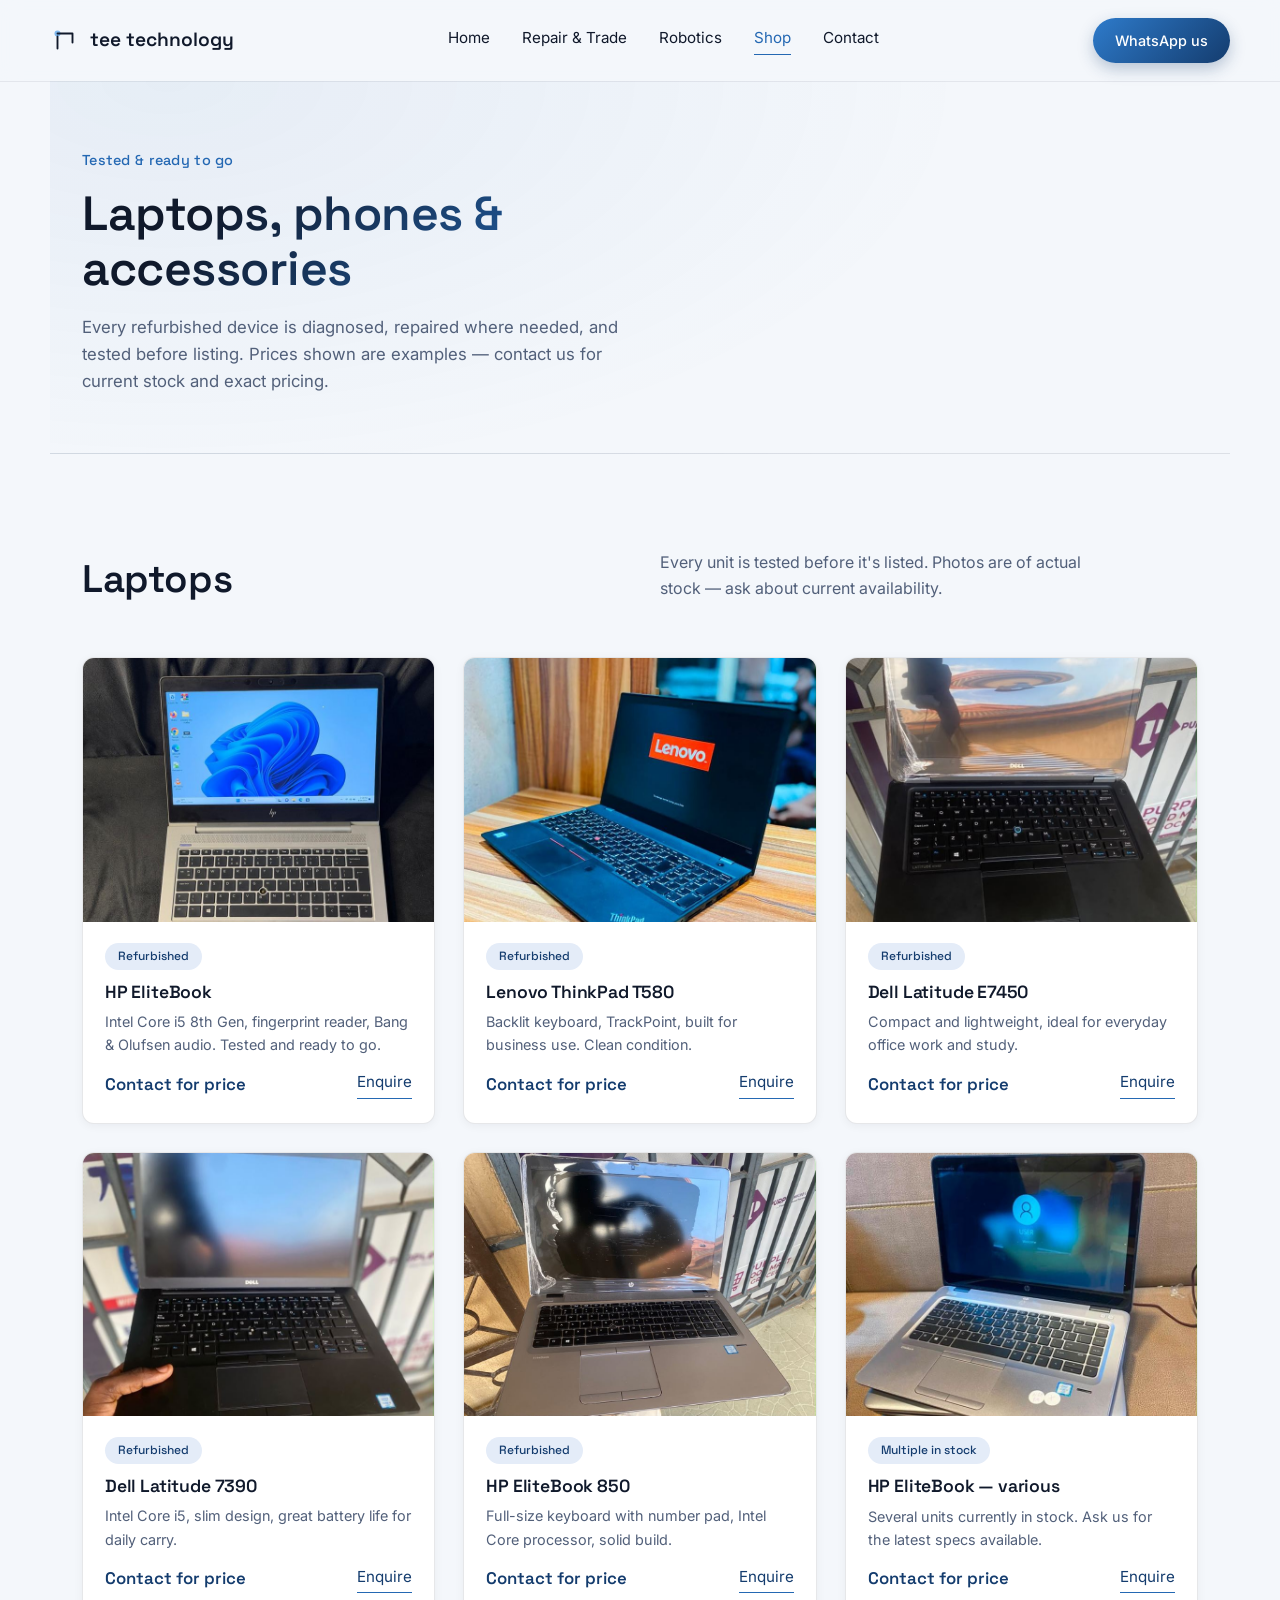
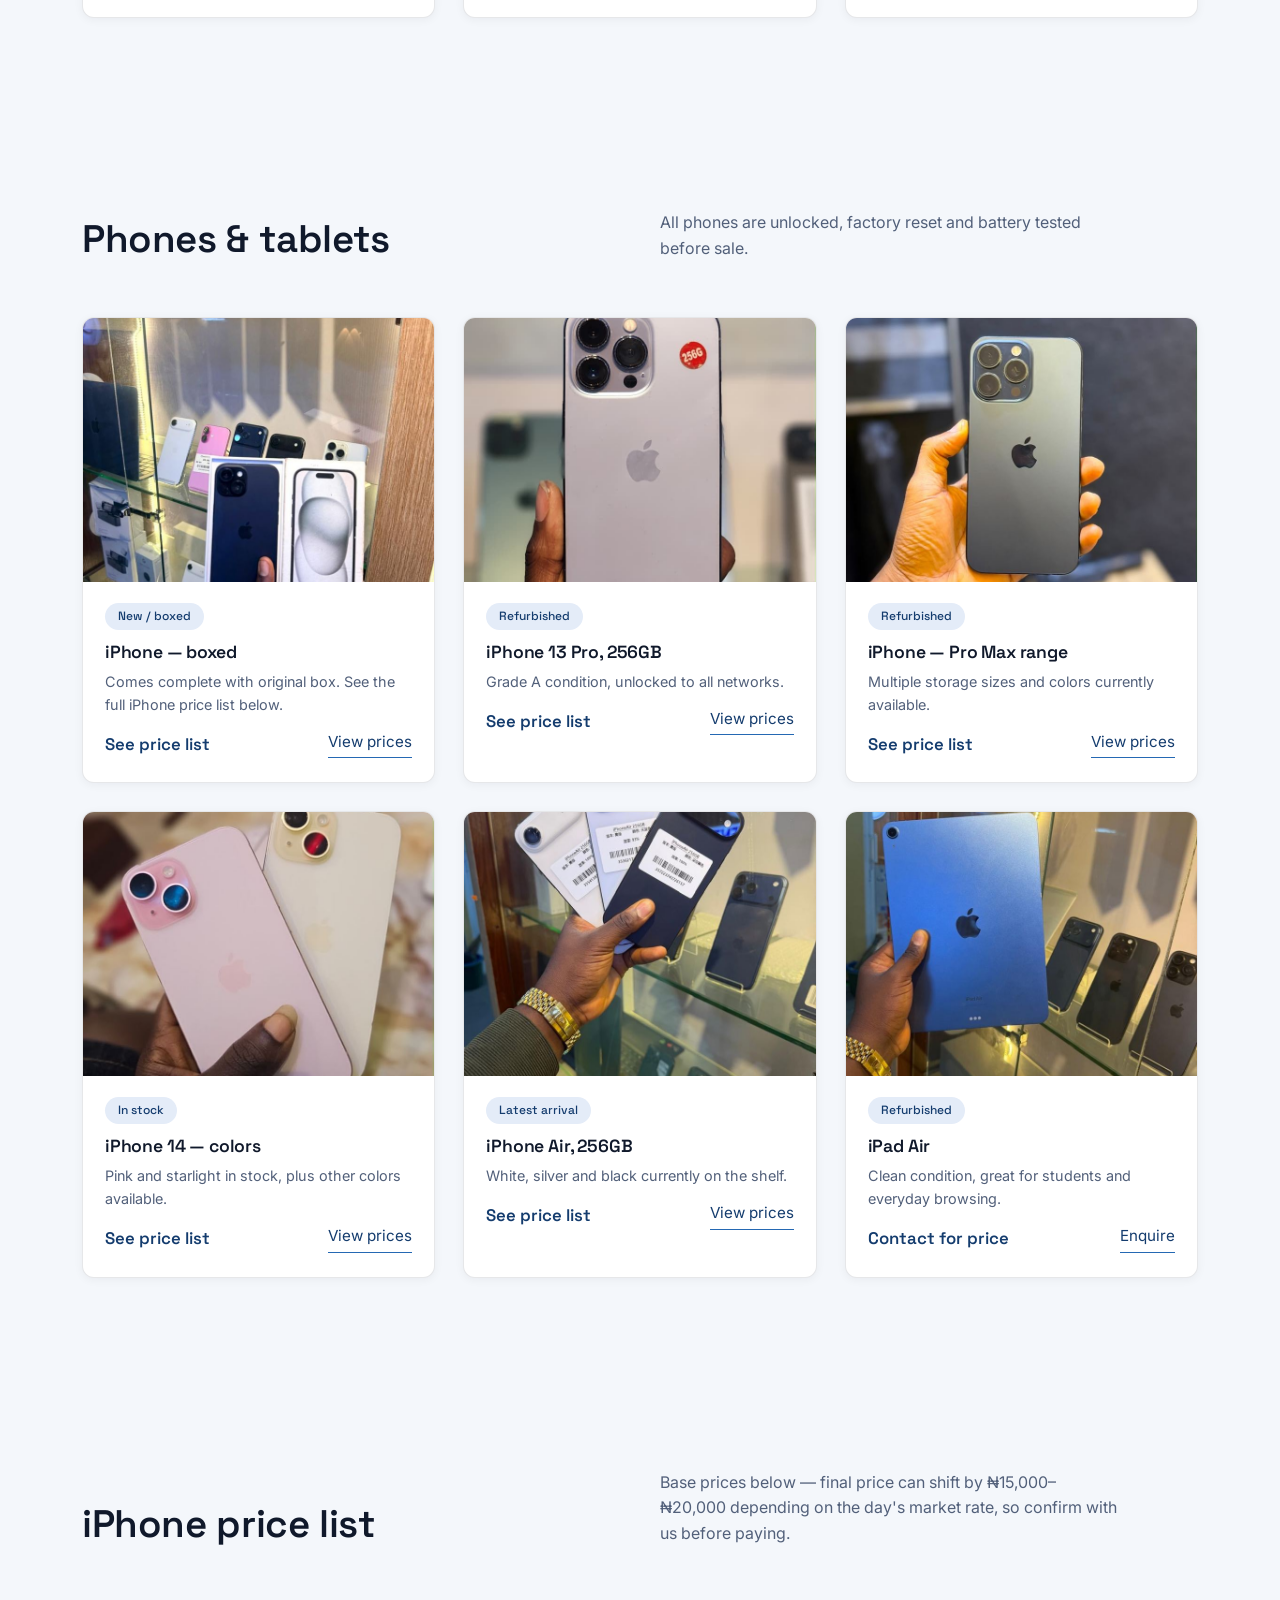
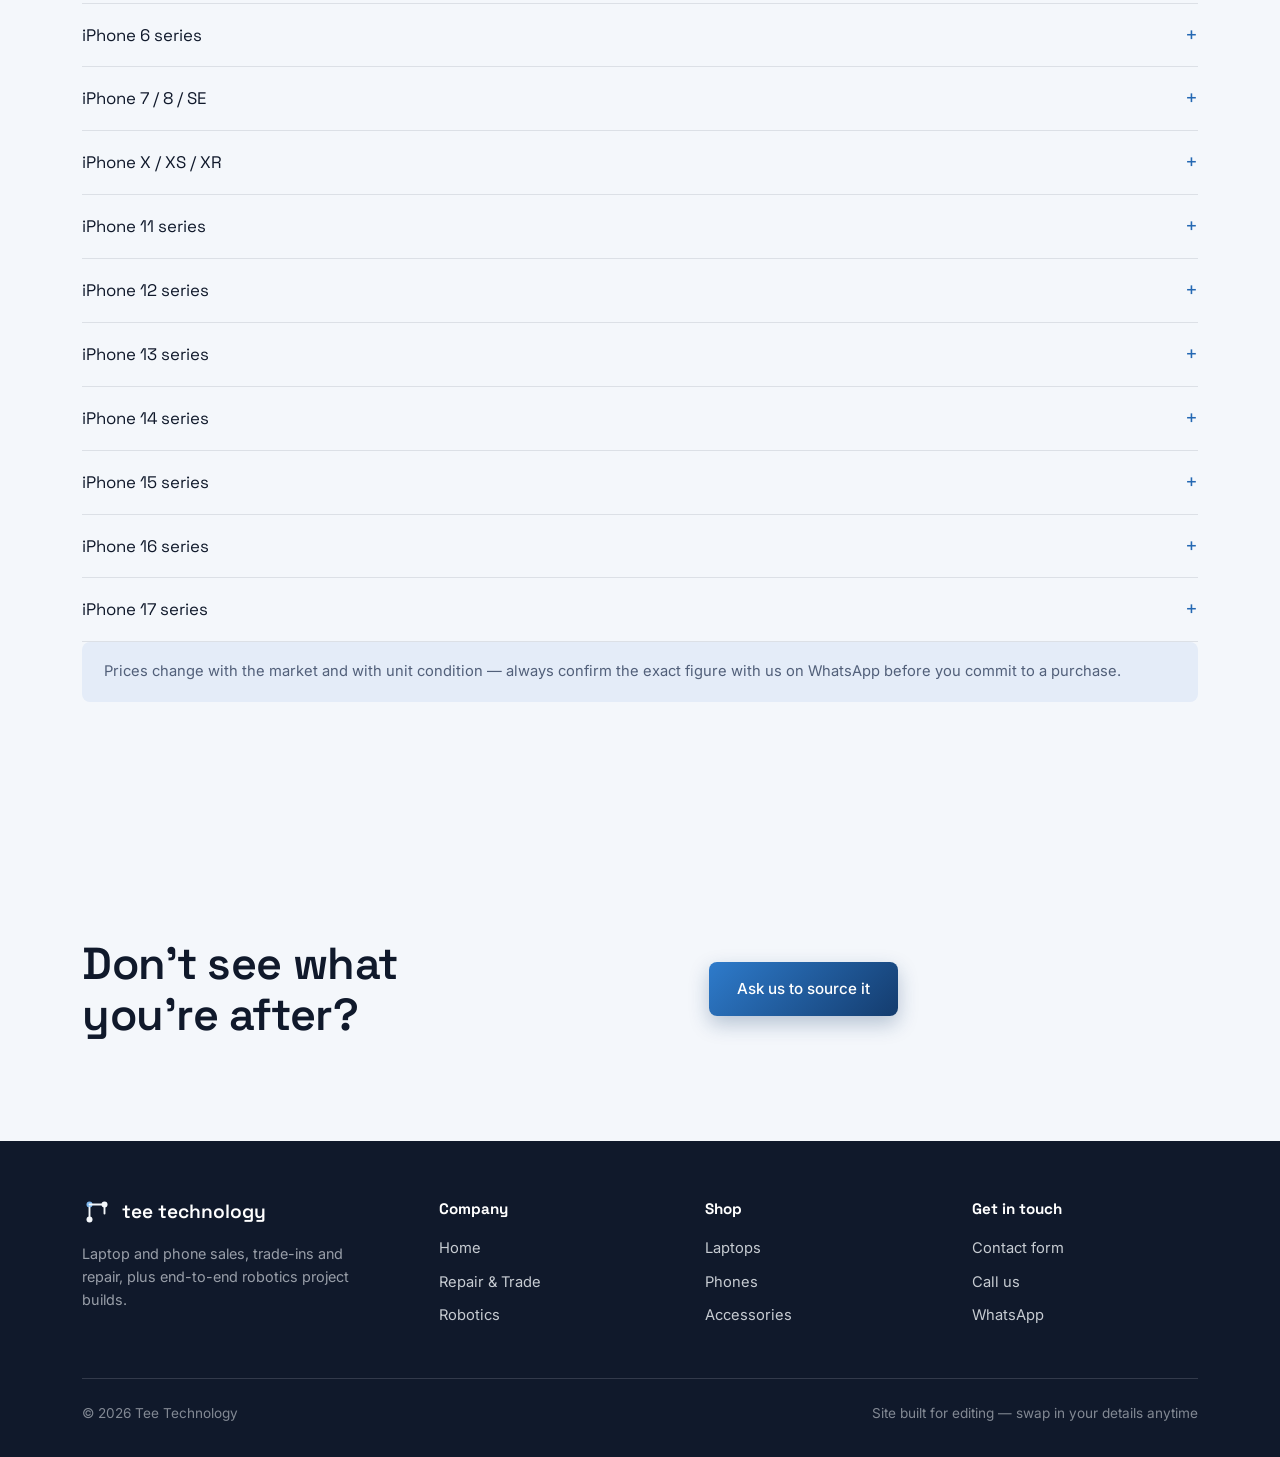
<file: shop.html>
<!DOCTYPE html>
<html lang="en">
<head>
<meta charset="UTF-8">
<meta name="viewport" content="width=device-width, initial-scale=1.0">
<title>Shop — Tee Technology</title>
<meta name="description" content="Refurbished and trade-in laptops and phones from Tee Technology.">
<link rel="preconnect" href="https://fonts.googleapis.com">
<link href="https://fonts.googleapis.com/css2?family=Space+Grotesk:wght@500;600;700&family=Inter:wght@400;500;600&display=swap" rel="stylesheet">
<link rel="stylesheet" href="styles.css">
</head>
<body>

<header>
  <div class="nav wrap" style="padding-left:0; padding-right:0;">
    <a href="index.html" class="brand">
      <svg viewBox="0 0 40 40" fill="none" xmlns="http://www.w3.org/2000/svg">
        <circle cx="10" cy="10" r="4" fill="#7EB8EE"/><circle cx="30" cy="10" r="4" fill="#F4F7FB"/><circle cx="10" cy="30" r="4" fill="#F4F7FB"/>
        <path d="M10 14V30M10 10H30M30 10V22" stroke="#10192B" stroke-width="2.5" stroke-linecap="round"/>
      </svg>
      tee technology
    </a>
    <nav class="nav-links">
      <a href="index.html">Home</a>
      <a href="services.html">Repair &amp; Trade</a>
      <a href="robotics.html">Robotics</a>
      <a href="shop.html" class="active">Shop</a>
      <a href="contact.html">Contact</a>
    </nav>
    <a href="https://wa.me/2348165963653" class="nav-cta" target="_blank" rel="noopener">WhatsApp us</a>
    <button class="nav-toggle" aria-label="Toggle menu">
      <svg viewBox="0 0 24 24" fill="none" stroke="currentColor" stroke-width="2"><path d="M3 6h18M3 12h18M3 18h18" stroke-linecap="round"/></svg>
    </button>
  </div>
</header>

<section class="page-header wrap">
  <p class="eyebrow">Tested &amp; ready to go</p>
  <h1>Laptops, phones &amp; accessories</h1>
  <p class="lead">Every refurbished device is diagnosed, repaired where needed, and tested before listing. Prices shown are examples — contact us for current stock and exact pricing.</p>
</section>

<section class="pillars" style="border-bottom:none;">
  <div class="wrap">
    <div class="section-head">
      <h2>Laptops</h2>
      <p>Every unit is tested before it's listed. Photos are of actual stock — ask about current availability.</p>
    </div>
    <div class="card-grid">
      <div class="card">
        <div class="card-media"><img src="images/laptop-01-hp-elitebook.jpeg" alt="HP EliteBook laptop, Intel Core i5 8th Gen"></div>
        <div class="card-body">
          <span class="card-tag">Refurbished</span>
          <h3>HP EliteBook</h3>
          <p>Intel Core i5 8th Gen, fingerprint reader, Bang &amp; Olufsen audio. Tested and ready to go.</p>
          <div class="card-foot"><span class="price">Contact for price</span><a href="contact.html" class="link-arrow">Enquire</a></div>
        </div>
      </div>
      <div class="card">
        <div class="card-media"><img src="images/laptop-03-lenovo-thinkpad.jpeg" alt="Lenovo ThinkPad T580 laptop"></div>
        <div class="card-body">
          <span class="card-tag">Refurbished</span>
          <h3>Lenovo ThinkPad T580</h3>
          <p>Backlit keyboard, TrackPoint, built for business use. Clean condition.</p>
          <div class="card-foot"><span class="price">Contact for price</span><a href="contact.html" class="link-arrow">Enquire</a></div>
        </div>
      </div>
      <div class="card">
        <div class="card-media"><img src="images/laptop-05-dell-latitude-e7450.jpeg" alt="Dell Latitude E7450 laptop"></div>
        <div class="card-body">
          <span class="card-tag">Refurbished</span>
          <h3>Dell Latitude E7450</h3>
          <p>Compact and lightweight, ideal for everyday office work and study.</p>
          <div class="card-foot"><span class="price">Contact for price</span><a href="contact.html" class="link-arrow">Enquire</a></div>
        </div>
      </div>
      <div class="card">
        <div class="card-media"><img src="images/laptop-06-dell-latitude.jpeg" alt="Dell Latitude laptop, Intel Core i5"></div>
        <div class="card-body">
          <span class="card-tag">Refurbished</span>
          <h3>Dell Latitude 7390</h3>
          <p>Intel Core i5, slim design, great battery life for daily carry.</p>
          <div class="card-foot"><span class="price">Contact for price</span><a href="contact.html" class="link-arrow">Enquire</a></div>
        </div>
      </div>
      <div class="card">
        <div class="card-media"><img src="images/laptop-04-hp-elitebook-850.jpeg" alt="HP EliteBook 850 laptop"></div>
        <div class="card-body">
          <span class="card-tag">Refurbished</span>
          <h3>HP EliteBook 850</h3>
          <p>Full-size keyboard with number pad, Intel Core processor, solid build.</p>
          <div class="card-foot"><span class="price">Contact for price</span><a href="contact.html" class="link-arrow">Enquire</a></div>
        </div>
      </div>
      <div class="card">
        <div class="card-media"><img src="images/laptop-02-hp-stack.jpeg" alt="Stack of HP EliteBook laptops in stock"></div>
        <div class="card-body">
          <span class="card-tag">Multiple in stock</span>
          <h3>HP EliteBook — various</h3>
          <p>Several units currently in stock. Ask us for the latest specs available.</p>
          <div class="card-foot"><span class="price">Contact for price</span><a href="contact.html" class="link-arrow">Enquire</a></div>
        </div>
      </div>
    </div>
  </div>
</section>

<section class="pillars" style="border-bottom:none;">
  <div class="wrap">
    <div class="section-head">
      <h2>Phones &amp; tablets</h2>
      <p>All phones are unlocked, factory reset and battery tested before sale.</p>
    </div>
    <div class="card-grid">
      <div class="card">
        <div class="card-media"><img src="images/phone-01-iphone-box.jpeg" alt="iPhone 15 with box"></div>
        <div class="card-body">
          <span class="card-tag">New / boxed</span>
          <h3>iPhone — boxed</h3>
          <p>Comes complete with original box. See the full iPhone price list below.</p>
          <div class="card-foot"><span class="price">See price list</span><a href="#price-list" class="link-arrow">View prices</a></div>
        </div>
      </div>
      <div class="card">
        <div class="card-media"><img src="images/phone-04-purple-256.jpeg" alt="iPhone 13 Pro, 256GB"></div>
        <div class="card-body">
          <span class="card-tag">Refurbished</span>
          <h3>iPhone 13 Pro, 256GB</h3>
          <p>Grade A condition, unlocked to all networks.</p>
          <div class="card-foot"><span class="price">See price list</span><a href="#price-list" class="link-arrow">View prices</a></div>
        </div>
      </div>
      <div class="card">
        <div class="card-media"><img src="images/phone-03-graphite.jpeg" alt="iPhone graphite color"></div>
        <div class="card-body">
          <span class="card-tag">Refurbished</span>
          <h3>iPhone — Pro Max range</h3>
          <p>Multiple storage sizes and colors currently available.</p>
          <div class="card-foot"><span class="price">See price list</span><a href="#price-list" class="link-arrow">View prices</a></div>
        </div>
      </div>
      <div class="card">
        <div class="card-media"><img src="images/phone-05-pink-white-pair.jpeg" alt="iPhone in pink and white"></div>
        <div class="card-body">
          <span class="card-tag">In stock</span>
          <h3>iPhone 14 — colors</h3>
          <p>Pink and starlight in stock, plus other colors available.</p>
          <div class="card-foot"><span class="price">See price list</span><a href="#price-list" class="link-arrow">View prices</a></div>
        </div>
      </div>
      <div class="card">
        <div class="card-media"><img src="images/phone-07-three-iphoneair-shelf.jpeg" alt="iPhone Air in stock"></div>
        <div class="card-body">
          <span class="card-tag">Latest arrival</span>
          <h3>iPhone Air, 256GB</h3>
          <p>White, silver and black currently on the shelf.</p>
          <div class="card-foot"><span class="price">See price list</span><a href="#price-list" class="link-arrow">View prices</a></div>
        </div>
      </div>
      <div class="card">
        <div class="card-media"><img src="images/tablet-01-ipad-air.jpeg" alt="iPad Air in blue"></div>
        <div class="card-body">
          <span class="card-tag">Refurbished</span>
          <h3>iPad Air</h3>
          <p>Clean condition, great for students and everyday browsing.</p>
          <div class="card-foot"><span class="price">Contact for price</span><a href="contact.html" class="link-arrow">Enquire</a></div>
        </div>
      </div>
    </div>
  </div>
</section>

<section class="pillars" id="price-list" style="border-bottom:none;">
  <div class="wrap">
    <div class="section-head">
      <h2>iPhone price list</h2>
      <p>Base prices below — final price can shift by ₦15,000–₦20,000 depending on the day's market rate, so confirm with us before paying.</p>
    </div>

    <div class="price-list">
      <details>
        <summary>iPhone 6 series</summary>
        <table class="price-table">
          <tr><th>Model</th><th>Storage</th><th>Price</th></tr>
          <tr><td>iPhone 6</td><td>16GB</td><td>₦30,000</td></tr>
          <tr><td>iPhone 6</td><td>32GB</td><td>₦35,000</td></tr>
          <tr><td>iPhone 6</td><td>64GB</td><td>₦40,000</td></tr>
          <tr><td>iPhone 6</td><td>128GB</td><td>₦47,000</td></tr>
          <tr><td>iPhone 6s</td><td>16GB</td><td>₦50,000</td></tr>
          <tr><td>iPhone 6s</td><td>32GB</td><td>₦60,000</td></tr>
          <tr><td>iPhone 6s Plus</td><td>16GB</td><td>₦67,000</td></tr>
          <tr><td>iPhone 6s Plus</td><td>32GB</td><td>₦78,000</td></tr>
          <tr><td>iPhone 6s Plus</td><td>64GB</td><td>₦80,000</td></tr>
          <tr><td>iPhone 6s Plus</td><td>128GB</td><td>₦85,000</td></tr>
        </table>
      </details>

      <details>
        <summary>iPhone 7 / 8 / SE</summary>
        <table class="price-table">
          <tr><th>Model</th><th>Storage</th><th>Price</th></tr>
          <tr><td>iPhone 7</td><td>32GB</td><td>₦75,000</td></tr>
          <tr><td>iPhone 7 Plus</td><td>32GB</td><td>₦100,000</td></tr>
          <tr><td>iPhone 7 Plus</td><td>128GB</td><td>₦105,000</td></tr>
          <tr><td>iPhone 8</td><td>64GB</td><td>₦95,000</td></tr>
          <tr><td>iPhone 8 Plus</td><td>64GB</td><td>₦114,000</td></tr>
          <tr><td>iPhone SE (2nd gen)</td><td>64GB</td><td>₦110,000</td></tr>
        </table>
      </details>

      <details>
        <summary>iPhone X / XS / XR</summary>
        <table class="price-table">
          <tr><th>Model</th><th>Storage</th><th>Price</th></tr>
          <tr><td>iPhone X</td><td>64GB</td><td>₦145,000</td></tr>
          <tr><td>iPhone XS</td><td>64GB</td><td>₦165,000</td></tr>
          <tr><td>iPhone XS</td><td>256GB</td><td>₦173,000</td></tr>
          <tr><td>iPhone XR</td><td>64GB</td><td>₦187,000</td></tr>
          <tr><td>iPhone XR</td><td>128GB</td><td>₦210,000</td></tr>
          <tr><td>iPhone XS Max</td><td>64GB</td><td>₦205,000</td></tr>
          <tr><td>iPhone XS Max</td><td>256GB</td><td>₦255,000</td></tr>
          <tr><td>iPhone XS Max</td><td>512GB</td><td>₦265,000</td></tr>
        </table>
      </details>

      <details>
        <summary>iPhone 11 series</summary>
        <table class="price-table">
          <tr><th>Model</th><th>Storage</th><th>Price</th></tr>
          <tr><td>iPhone 11</td><td>64GB</td><td>₦217,000</td></tr>
          <tr><td>iPhone 11</td><td>128GB</td><td>₦260,000</td></tr>
          <tr><td>iPhone 11 Pro</td><td>64GB</td><td>₦270,000</td></tr>
          <tr><td>iPhone 11 Pro</td><td>256GB</td><td>₦305,000</td></tr>
          <tr><td>iPhone 11 Pro</td><td>512GB</td><td>₦315,000</td></tr>
          <tr><td>iPhone 11 Pro Max</td><td>64GB</td><td>₦305,000</td></tr>
          <tr><td>iPhone 11 Pro Max</td><td>256GB</td><td>₦345,000</td></tr>
          <tr><td>iPhone 11 Pro Max</td><td>512GB</td><td>₦360,000</td></tr>
        </table>
      </details>

      <details>
        <summary>iPhone 12 series</summary>
        <table class="price-table">
          <tr><th>Model</th><th>Storage</th><th>Price</th></tr>
          <tr><td>iPhone 12</td><td>64GB</td><td>₦260,000</td></tr>
          <tr><td>iPhone 12</td><td>128GB</td><td>₦300,000</td></tr>
          <tr><td>iPhone 12</td><td>256GB</td><td>₦320,000 (Black ₦305,000)</td></tr>
          <tr><td>iPhone 12 Pro</td><td>128GB</td><td>₦355,000</td></tr>
          <tr><td>iPhone 12 Pro</td><td>256GB</td><td>₦375,000</td></tr>
          <tr><td>iPhone 12 Pro</td><td>512GB</td><td>₦400,000</td></tr>
          <tr><td>iPhone 12 Pro Max</td><td>128GB</td><td>₦445,000</td></tr>
          <tr><td>iPhone 12 Pro Max</td><td>256GB</td><td>₦480,000</td></tr>
          <tr><td>iPhone 12 Pro Max</td><td>512GB</td><td>₦500,000</td></tr>
        </table>
      </details>

      <details>
        <summary>iPhone 13 series</summary>
        <table class="price-table">
          <tr><th>Model</th><th>Storage</th><th>Price</th></tr>
          <tr><td>iPhone 13</td><td>128GB</td><td>₦380,000</td></tr>
          <tr><td>iPhone 13</td><td>256GB</td><td>₦410,000 (Pink/White) · ₦400,000 (other colors)</td></tr>
          <tr><td>iPhone 13 Pro</td><td>128GB</td><td>₦480,000</td></tr>
          <tr><td>iPhone 13 Pro Max</td><td>128GB</td><td>₦600,000</td></tr>
        </table>
      </details>

      <details>
        <summary>iPhone 14 series</summary>
        <table class="price-table">
          <tr><th>Model</th><th>Storage</th><th>Price</th></tr>
          <tr><td>iPhone 14</td><td>128GB</td><td>₦445,000</td></tr>
          <tr><td>iPhone 14</td><td>256GB</td><td>₦490,000</td></tr>
          <tr><td>iPhone 14 Plus</td><td>128GB</td><td>₦505,000</td></tr>
          <tr><td>iPhone 14 Plus</td><td>256GB</td><td>₦535,000</td></tr>
          <tr><td>iPhone 14 Plus</td><td>512GB</td><td>₦560,000</td></tr>
          <tr><td>iPhone 14 Pro</td><td>128GB</td><td>₦640,000</td></tr>
          <tr><td>iPhone 14 Pro</td><td>256GB</td><td>₦685,000</td></tr>
          <tr><td>iPhone 14 Pro Max</td><td>128GB</td><td>₦740,000</td></tr>
          <tr><td>iPhone 14 Pro Max</td><td>256GB</td><td>₦800,000</td></tr>
          <tr><td>iPhone 14 Pro Max</td><td>512GB</td><td>₦835,000</td></tr>
          <tr><td>iPhone 14 Pro Max</td><td>1TB</td><td>₦875,000</td></tr>
        </table>
      </details>

      <details>
        <summary>iPhone 15 series</summary>
        <table class="price-table">
          <tr><th>Model</th><th>Storage</th><th>Price</th></tr>
          <tr><td>iPhone 15</td><td>128GB</td><td>₦620,000</td></tr>
          <tr><td>iPhone 15</td><td>256GB</td><td>₦640,000</td></tr>
          <tr><td>iPhone 15</td><td>512GB</td><td>₦720,000</td></tr>
          <tr><td>iPhone 15 Plus</td><td>128GB</td><td>₦640,000</td></tr>
          <tr><td>iPhone 15 Plus</td><td>256GB</td><td>₦705,000</td></tr>
          <tr><td>iPhone 15 Plus</td><td>512GB</td><td>₦770,000</td></tr>
          <tr><td>iPhone 15 Pro</td><td>128GB</td><td>₦795,000</td></tr>
          <tr><td>iPhone 15 Pro</td><td>256GB</td><td>₦870,000</td></tr>
          <tr><td>iPhone 15 Pro Max</td><td>256GB</td><td>₦1,000,000</td></tr>
        </table>
      </details>

      <details>
        <summary>iPhone 16 series</summary>
        <table class="price-table">
          <tr><th>Model</th><th>Storage</th><th>Price</th></tr>
          <tr><td>iPhone 16</td><td>128GB</td><td>₦840,000</td></tr>
          <tr><td>iPhone 16</td><td>256GB</td><td>₦890,000</td></tr>
          <tr><td>iPhone 16 Plus</td><td>128GB</td><td>₦905,000</td></tr>
          <tr><td>iPhone 16 Plus</td><td>256GB</td><td>₦1,000,000</td></tr>
          <tr><td>iPhone 16 Plus</td><td>512GB</td><td>₦1,090,000</td></tr>
          <tr><td>iPhone 16 Pro</td><td>128GB</td><td>₦1,025,000</td></tr>
          <tr><td>iPhone 16 Pro</td><td>256GB</td><td>₦1,100,000</td></tr>
          <tr><td>iPhone 16 Pro Max</td><td>256GB</td><td>₦1,220,000</td></tr>
        </table>
      </details>

      <details>
        <summary>iPhone 17 series</summary>
        <table class="price-table">
          <tr><th>Model</th><th>Storage</th><th>Price</th></tr>
          <tr><td>iPhone 17</td><td>256GB</td><td>₦1,060,000</td></tr>
          <tr><td>iPhone 17 Air</td><td>256GB</td><td>₦1,080,000</td></tr>
          <tr><td>iPhone 17 Air</td><td>512GB</td><td>₦1,180,000</td></tr>
          <tr><td>iPhone 17 Air</td><td>1TB</td><td>₦1,270,000</td></tr>
          <tr><td>iPhone 17 Pro</td><td>256GB</td><td>₦1,600,000 – ₦1,620,000</td></tr>
          <tr><td>iPhone 17 Pro</td><td>512GB</td><td>₦1,700,000 – ₦1,710,000</td></tr>
          <tr><td>iPhone 17 Pro Max</td><td>256GB</td><td>₦1,820,000</td></tr>
          <tr><td>iPhone 17 Pro Max</td><td>512GB</td><td>₦1,910,000</td></tr>
        </table>
      </details>
    </div>

    <p class="price-note">Prices change with the market and with unit condition — always confirm the exact figure with us on WhatsApp before you commit to a purchase.</p>
  </div>
</section>

<section class="cta-band">
  <div class="wrap cta-inner">
    <h2>Don't see what you're after?</h2>
    <div class="hero-actions" style="margin-top:0;">
      <a href="contact.html" class="btn-primary">Ask us to source it</a>
    </div>
  </div>
</section>

<footer>
  <div class="wrap">
    <div class="footer-grid">
      <div class="footer-brand">
        <a href="index.html" class="brand">
          <svg viewBox="0 0 40 40" fill="none" xmlns="http://www.w3.org/2000/svg">
            <circle cx="10" cy="10" r="4" fill="#7EB8EE"/><circle cx="30" cy="10" r="4" fill="#F4F7FB"/><circle cx="10" cy="30" r="4" fill="#F4F7FB"/>
            <path d="M10 14V30M10 10H30M30 10V22" stroke="#F4F7FB" stroke-width="2.5" stroke-linecap="round"/>
          </svg>
          tee technology
        </a>
        <p>Laptop and phone sales, trade-ins and repair, plus end-to-end robotics project builds.</p>
      </div>
      <div>
        <h4>Company</h4>
        <ul><li><a href="index.html">Home</a></li><li><a href="services.html">Repair &amp; Trade</a></li><li><a href="robotics.html">Robotics</a></li></ul>
      </div>
      <div>
        <h4>Shop</h4>
        <ul><li><a href="shop.html">Laptops</a></li><li><a href="shop.html">Phones</a></li><li><a href="shop.html">Accessories</a></li></ul>
      </div>
      <div>
        <h4>Get in touch</h4>
        <ul><li><a href="contact.html">Contact form</a></li><li><a href="tel:+2348088645934">Call us</a></li><li><a href="https://wa.me/2348165963653" target="_blank" rel="noopener">WhatsApp</a></li></ul>
      </div>
    </div>
    <div class="footer-bottom">
      <span>© 2026 Tee Technology</span>
      <span>Site built for editing — swap in your details anytime</span>
    </div>
  </div>
</footer>

<script src="script.js"></script>
</body>
</html>
</file>
<file: styles.css>
/* ===== Tee Technology — shared styles ===== */

:root {
  --ink: #10192B;
  --paper: #F4F7FB;
  --copper: #2468B3;
  --copper-deep: #143C6E;
  --teal: #4C97D6;
  --slate: #52607A;
  --panel: #E4ECF8;
  --line: rgba(16, 25, 43, 0.1);
  --white: #FFFFFF;
  --accent-grad: linear-gradient(135deg, #2E7BCB 0%, #143C6E 100%);
}

* { margin: 0; padding: 0; box-sizing: border-box; }

html { scroll-behavior: smooth; }

body {
  background: var(--paper);
  color: var(--ink);
  font-family: 'Inter', sans-serif;
  font-size: 16px;
  line-height: 1.6;
}

a { color: inherit; text-decoration: none; }
img, svg { display: block; max-width: 100%; }
ul { list-style: none; }

h1, h2, h3 {
  font-family: 'Space Grotesk', sans-serif;
  font-weight: 600;
  line-height: 1.15;
  letter-spacing: -0.01em;
}

.wrap {
  max-width: 1180px;
  margin: 0 auto;
  padding: 0 32px;
}

.eyebrow {
  color: var(--copper);
  font-family: 'Space Grotesk', sans-serif;
  font-weight: 500;
  font-size: 0.9rem;
  margin-bottom: 14px;
  letter-spacing: 0.02em;
}

/* ---------- Header ---------- */

header {
  background: rgba(244, 247, 251, 0.92);
  backdrop-filter: blur(10px);
  box-shadow: 0 1px 0 rgba(16, 25, 43, 0.07);
  position: sticky;
  top: 0;
  z-index: 50;
}

.nav {
  display: flex;
  align-items: center;
  justify-content: space-between;
  padding: 18px 32px;
}

.brand {
  display: flex;
  align-items: center;
  gap: 10px;
  font-family: 'Space Grotesk', sans-serif;
  font-size: 1.2rem;
  font-weight: 600;
}

.brand svg { width: 30px; height: 30px; }

.nav-links {
  display: flex;
  gap: 32px;
  font-size: 0.95rem;
}

.nav-links a {
  border-bottom: 1px solid transparent;
  padding-bottom: 3px;
  transition: border-color 0.15s ease, color 0.15s ease;
}

.nav-links a:hover,
.nav-links a:focus-visible,
.nav-links a.active {
  border-color: var(--copper);
  color: var(--copper);
}

.nav-cta {
  font-size: 0.9rem;
  font-weight: 500;
  background: var(--accent-grad);
  color: var(--white);
  padding: 11px 22px;
  border-radius: 999px;
  white-space: nowrap;
  box-shadow: 0 6px 16px rgba(20, 60, 110, 0.28);
  transition: transform 0.18s ease, box-shadow 0.18s ease;
}

.nav-cta:hover { transform: translateY(-1px); box-shadow: 0 8px 20px rgba(20, 60, 110, 0.36); }

.nav-toggle {
  display: none;
  background: none;
  border: none;
  cursor: pointer;
  padding: 6px;
}

.nav-toggle svg { width: 26px; height: 26px; }

/* ---------- Hero ---------- */

.hero {
  display: grid;
  grid-template-columns: 1.05fr 0.95fr;
  align-items: center;
  gap: 40px;
  padding: 84px 32px 92px;
  background: radial-gradient(ellipse 900px 500px at 15% 0%, rgba(36,104,179,0.08), transparent);
}

.hero h1 {
  font-size: clamp(2.4rem, 4.6vw, 3.8rem);
  max-width: 13ch;
  background: linear-gradient(135deg, var(--ink) 25%, var(--copper) 100%);
  -webkit-background-clip: text;
  background-clip: text;
  color: transparent;
}

.hero p.lead {
  max-width: 44ch;
  margin-top: 22px;
  font-size: 1.08rem;
  color: var(--slate);
}

.hero-actions {
  display: flex;
  gap: 18px;
  align-items: center;
  margin-top: 32px;
  flex-wrap: wrap;
}

.btn-primary {
  background: var(--accent-grad);
  color: var(--white);
  padding: 15px 28px;
  border-radius: 8px;
  font-size: 0.95rem;
  font-weight: 500;
  display: inline-block;
  box-shadow: 0 8px 20px rgba(20, 60, 110, 0.28);
  transition: transform 0.18s ease, box-shadow 0.18s ease;
}

.btn-primary:hover { transform: translateY(-2px); box-shadow: 0 12px 26px rgba(20, 60, 110, 0.36); }

.btn-outline {
  border: 1.5px solid var(--copper);
  color: var(--copper-deep);
  padding: 13.5px 24px;
  border-radius: 8px;
  font-size: 0.95rem;
  font-weight: 500;
  display: inline-block;
  transition: background 0.18s ease, transform 0.18s ease;
}

.btn-outline:hover { background: rgba(36,104,179,0.08); transform: translateY(-2px); }

.link-arrow {
  font-size: 0.95rem;
  color: var(--copper-deep);
  border-bottom: 1px solid var(--copper);
  padding-bottom: 3px;
}

.link-arrow:hover { color: var(--copper); }

/* ---------- Page header (non-home pages) ---------- */

.page-header {
  padding: 68px 32px 58px;
  border-bottom: 1px solid var(--line);
  background: radial-gradient(ellipse 800px 400px at 10% 0%, rgba(36,104,179,0.07), transparent);
}

.page-header h1 {
  font-size: clamp(2rem, 4vw, 3rem);
  max-width: 16ch;
  background: linear-gradient(135deg, var(--ink) 25%, var(--copper) 100%);
  -webkit-background-clip: text;
  background-clip: text;
  color: transparent;
}

.page-header p.lead {
  margin-top: 18px;
  max-width: 50ch;
  color: var(--slate);
  font-size: 1.05rem;
}

/* ---------- Stat bar ---------- */

.stat-bar {
  background: linear-gradient(120deg, #0F2A4A 0%, #163D6D 100%);
  color: var(--paper);
  padding: 44px 32px;
}

.stat-grid {
  display: grid;
  grid-template-columns: repeat(4, 1fr);
}

.stat {
  padding: 0 24px;
  border-left: 1px solid rgba(244,247,251,0.18);
}

.stat:first-child { border-left: none; padding-left: 0; }

.stat .num {
  font-family: 'Space Grotesk', sans-serif;
  font-size: 2.1rem;
  color: #7EB8EE;
}

.stat .label {
  font-size: 0.85rem;
  color: rgba(244,247,251,0.75);
  margin-top: 4px;
}

/* ---------- Pillars / services grid ---------- */

.pillars {
  padding: 96px 32px;
  border-bottom: 1px solid var(--line);
}

.section-head {
  display: grid;
  grid-template-columns: 1fr 1fr;
  gap: 40px;
  margin-bottom: 56px;
  align-items: end;
}

.section-head h2 {
  font-size: clamp(1.8rem, 3vw, 2.5rem);
  max-width: 15ch;
}

.section-head p {
  color: var(--slate);
  max-width: 46ch;
}

.pillar-grid {
  display: grid;
  grid-template-columns: repeat(3, 1fr);
}

.pillar {
  padding: 0 28px 0 0;
  border-right: 1px solid var(--line);
}

.pillar:last-child { border-right: none; padding-right: 0; }
.pillar:not(:first-child) { padding-left: 28px; }

.pillar .icon {
  width: 56px;
  height: 56px;
  padding: 13px;
  color: var(--copper);
  background: var(--panel);
  border-radius: 50%;
  margin-bottom: 22px;
  box-sizing: border-box;
}

.pillar h3 { font-size: 1.3rem; margin-bottom: 10px; }

.pillar p { color: var(--slate); font-size: 0.95rem; margin-bottom: 18px; }

/* ---------- Process / steps ---------- */

.process {
  background: var(--panel);
  padding: 96px 32px;
}

.process-inner {
  display: grid;
  grid-template-columns: 0.85fr 1.15fr;
  gap: 64px;
}

.process h2 { font-size: clamp(1.8rem, 3vw, 2.5rem); max-width: 11ch; }

.process-note {
  margin-top: 18px;
  color: var(--slate);
  max-width: 34ch;
}

.steps { display: flex; flex-direction: column; }

.step {
  display: grid;
  grid-template-columns: 50px 1fr;
  gap: 24px;
  padding: 26px 0;
  border-top: 1px solid var(--line);
}

.step:last-child { border-bottom: 1px solid var(--line); }

.step .num {
  font-family: 'Space Grotesk', sans-serif;
  color: var(--copper-deep);
  font-size: 1.1rem;
  font-weight: 600;
}

.step h3 { font-size: 1.1rem; margin-bottom: 6px; }
.step p { color: var(--slate); font-size: 0.95rem; max-width: 48ch; }

/* ---------- Cards (used on shop / robotics) ---------- */

.card-grid {
  display: grid;
  grid-template-columns: repeat(3, 1fr);
  gap: 28px;
}

.card {
  border: 1px solid var(--line);
  border-radius: 12px;
  overflow: hidden;
  background: var(--white);
  box-shadow: 0 2px 10px rgba(16, 25, 43, 0.05);
  transition: transform 0.2s ease, box-shadow 0.2s ease;
}

.card:hover {
  transform: translateY(-5px);
  box-shadow: 0 16px 32px rgba(16, 25, 43, 0.12);
}

.card-media {
  aspect-ratio: 4 / 3;
  background: var(--panel);
  display: flex;
  align-items: center;
  justify-content: center;
  overflow: hidden;
}

.card-media svg { width: 56px; height: 56px; color: var(--teal); }

.card-media img {
  width: 100%;
  height: 100%;
  object-fit: cover;
  object-position: center;
}

/* ---------- Price list tables ---------- */

.price-list { margin-top: 8px; }

.price-list details {
  border-top: 1px solid var(--line);
}

.price-list details:last-child { border-bottom: 1px solid var(--line); }

.price-list summary {
  font-family: 'Space Grotesk', sans-serif;
  font-size: 1.05rem;
  padding: 18px 14px;
  margin: 0 -14px;
  cursor: pointer;
  display: flex;
  justify-content: space-between;
  align-items: center;
  list-style: none;
  border-radius: 8px;
  transition: background 0.15s ease;
}

.price-list summary:hover { background: var(--panel); }

.price-list summary::-webkit-details-marker { display: none; }

.price-list summary::after {
  content: '+';
  color: var(--copper);
  font-size: 1.3rem;
  line-height: 1;
}

.price-list details[open] summary::after { content: '\2212'; }

.price-table {
  width: 100%;
  border-collapse: collapse;
  margin-bottom: 20px;
  font-size: 0.92rem;
}

.price-table th {
  text-align: left;
  font-family: 'Space Grotesk', sans-serif;
  font-weight: 500;
  font-size: 0.8rem;
  color: var(--slate);
  padding: 8px 4px;
  border-bottom: 1px solid var(--line);
}

.price-table td {
  padding: 10px 4px;
  border-bottom: 1px dashed var(--line);
}

.price-table td:last-child, .price-table th:last-child {
  text-align: right;
  font-family: 'Space Grotesk', sans-serif;
  color: var(--copper-deep);
  font-weight: 600;
}

.price-note {
  background: var(--panel);
  border-radius: 8px;
  padding: 18px 22px;
  font-size: 0.92rem;
  color: var(--slate);
  margin-bottom: 40px;
}

.hero-photo {
  border-radius: 14px;
  overflow: hidden;
  aspect-ratio: 4/5;
  box-shadow: 0 20px 44px rgba(16, 25, 43, 0.18);
}

.hero-photo img { width: 100%; height: 100%; object-fit: cover; }

.card-body { padding: 20px 22px 24px; }

.card-tag {
  display: inline-block;
  font-size: 0.75rem;
  font-family: 'Space Grotesk', sans-serif;
  font-weight: 500;
  color: var(--copper-deep);
  background: var(--panel);
  border-radius: 20px;
  padding: 4px 13px;
  margin-bottom: 12px;
}

.card h3 { font-size: 1.1rem; margin-bottom: 8px; }

.card p { color: var(--slate); font-size: 0.9rem; margin-bottom: 14px; }

.card .price {
  font-family: 'Space Grotesk', sans-serif;
  font-weight: 600;
  font-size: 1.05rem;
  color: var(--copper-deep);
}

.card-foot {
  display: flex;
  justify-content: space-between;
  align-items: center;
  margin-top: 14px;
}

.photo-note {
  font-size: 0.8rem;
  color: var(--slate);
  text-align: center;
  padding: 8px;
  border-top: 1px dashed var(--line);
}

/* ---------- CTA band ---------- */

.cta-band { padding: 100px 32px; }

.cta-inner {
  display: grid;
  grid-template-columns: 1.2fr 1fr;
  gap: 40px;
  align-items: center;
}

.cta-band h2 { font-size: clamp(1.9rem, 4vw, 2.8rem); max-width: 14ch; }

/* ---------- Contact form ---------- */

.contact-grid {
  display: grid;
  grid-template-columns: 1fr 0.85fr;
  gap: 64px;
  padding: 88px 32px;
}

.field { margin-bottom: 22px; }

.field label {
  display: block;
  font-size: 0.85rem;
  font-family: 'Space Grotesk', sans-serif;
  margin-bottom: 8px;
  color: var(--slate);
}

.field input,
.field select,
.field textarea {
  width: 100%;
  border: none;
  border-bottom: 1.5px solid var(--line);
  background: transparent;
  font-family: 'Inter', sans-serif;
  font-size: 1rem;
  padding: 10px 0;
  color: var(--ink);
  outline: none;
  transition: border-color 0.15s ease;
}

.field input:focus,
.field select:focus,
.field textarea:focus {
  border-color: var(--copper);
}

.field textarea { resize: vertical; min-height: 90px; }

.info-panel {
  background: var(--panel);
  border-radius: 12px;
  padding: 32px;
}

.info-panel h3 { font-size: 1.1rem; margin-bottom: 18px; }

.info-row {
  display: flex;
  gap: 14px;
  padding: 14px 0;
  border-top: 1px solid var(--line);
  font-size: 0.95rem;
}

.info-row:first-of-type { border-top: none; padding-top: 0; }

.info-row .icon { width: 20px; height: 20px; color: var(--copper); flex-shrink: 0; margin-top: 2px; }
.info-row a { color: var(--copper-deep); border-bottom: 1px solid transparent; }
.info-row a:hover { border-color: var(--copper-deep); }

.map-box {
  margin-top: 24px;
  aspect-ratio: 16/9;
  background: var(--white);
  border: 1.5px dashed var(--line);
  border-radius: 12px;
  display: flex;
  align-items: center;
  justify-content: center;
  font-size: 0.85rem;
  color: var(--slate);
  text-align: center;
  padding: 12px;
}

/* ---------- Footer ---------- */

footer {
  background: var(--ink);
  color: rgba(244,247,251,0.8);
  padding: 56px 32px 32px;
}

.footer-grid {
  display: grid;
  grid-template-columns: 1.4fr 1fr 1fr 1fr;
  gap: 40px;
  padding-bottom: 40px;
}

.footer-grid h4 {
  font-family: 'Space Grotesk', sans-serif;
  font-size: 0.95rem;
  margin-bottom: 16px;
  color: var(--white);
}

.footer-grid ul li { margin-bottom: 10px; font-size: 0.92rem; }
.footer-grid ul li a:hover { color: #7EB8EE; }

.footer-brand .brand { color: var(--white); }

.footer-brand p {
  margin-top: 14px;
  font-size: 0.9rem;
  color: rgba(244,247,251,0.6);
  max-width: 32ch;
}

.footer-bottom {
  border-top: 1px solid rgba(244,247,251,0.15);
  padding-top: 24px;
  display: flex;
  justify-content: space-between;
  font-size: 0.85rem;
  color: rgba(244,247,251,0.5);
}

/* ---------- Accessibility ---------- */

a:focus-visible, button:focus-visible, input:focus-visible,
textarea:focus-visible, select:focus-visible {
  outline: 2px solid var(--copper);
  outline-offset: 3px;
}

@media (prefers-reduced-motion: reduce) {
  html { scroll-behavior: auto; }
}

/* ---------- Responsive ---------- */

@media (max-width: 900px) {
  .nav-links { display: none; }
  .nav-toggle { display: block; }

  .nav-links.open {
    display: flex;
    flex-direction: column;
    position: absolute;
    top: 100%;
    left: 0;
    right: 0;
    background: var(--paper);
    border-bottom: 1px solid var(--line);
    padding: 20px 32px;
    gap: 18px;
  }

  .hero { grid-template-columns: 1fr; padding: 48px 24px 56px; }
  .hero-art, .hero-photo { max-width: 280px; margin: 0 auto; }

  .stat-grid { grid-template-columns: repeat(2, 1fr); gap: 24px; }
  .stat { border-left: none !important; padding-left: 0 !important; }

  .section-head { grid-template-columns: 1fr; }
  .pillar-grid { grid-template-columns: 1fr; gap: 40px; }
  .pillar { border-right: none !important; padding: 0 !important; }

  .process-inner { grid-template-columns: 1fr; }

  .card-grid { grid-template-columns: 1fr; }

  .cta-inner { grid-template-columns: 1fr; }

  .contact-grid { grid-template-columns: 1fr; padding: 56px 24px; }

  .footer-grid { grid-template-columns: 1fr 1fr; }
  .footer-bottom { flex-direction: column; gap: 10px; }
}
</file>
